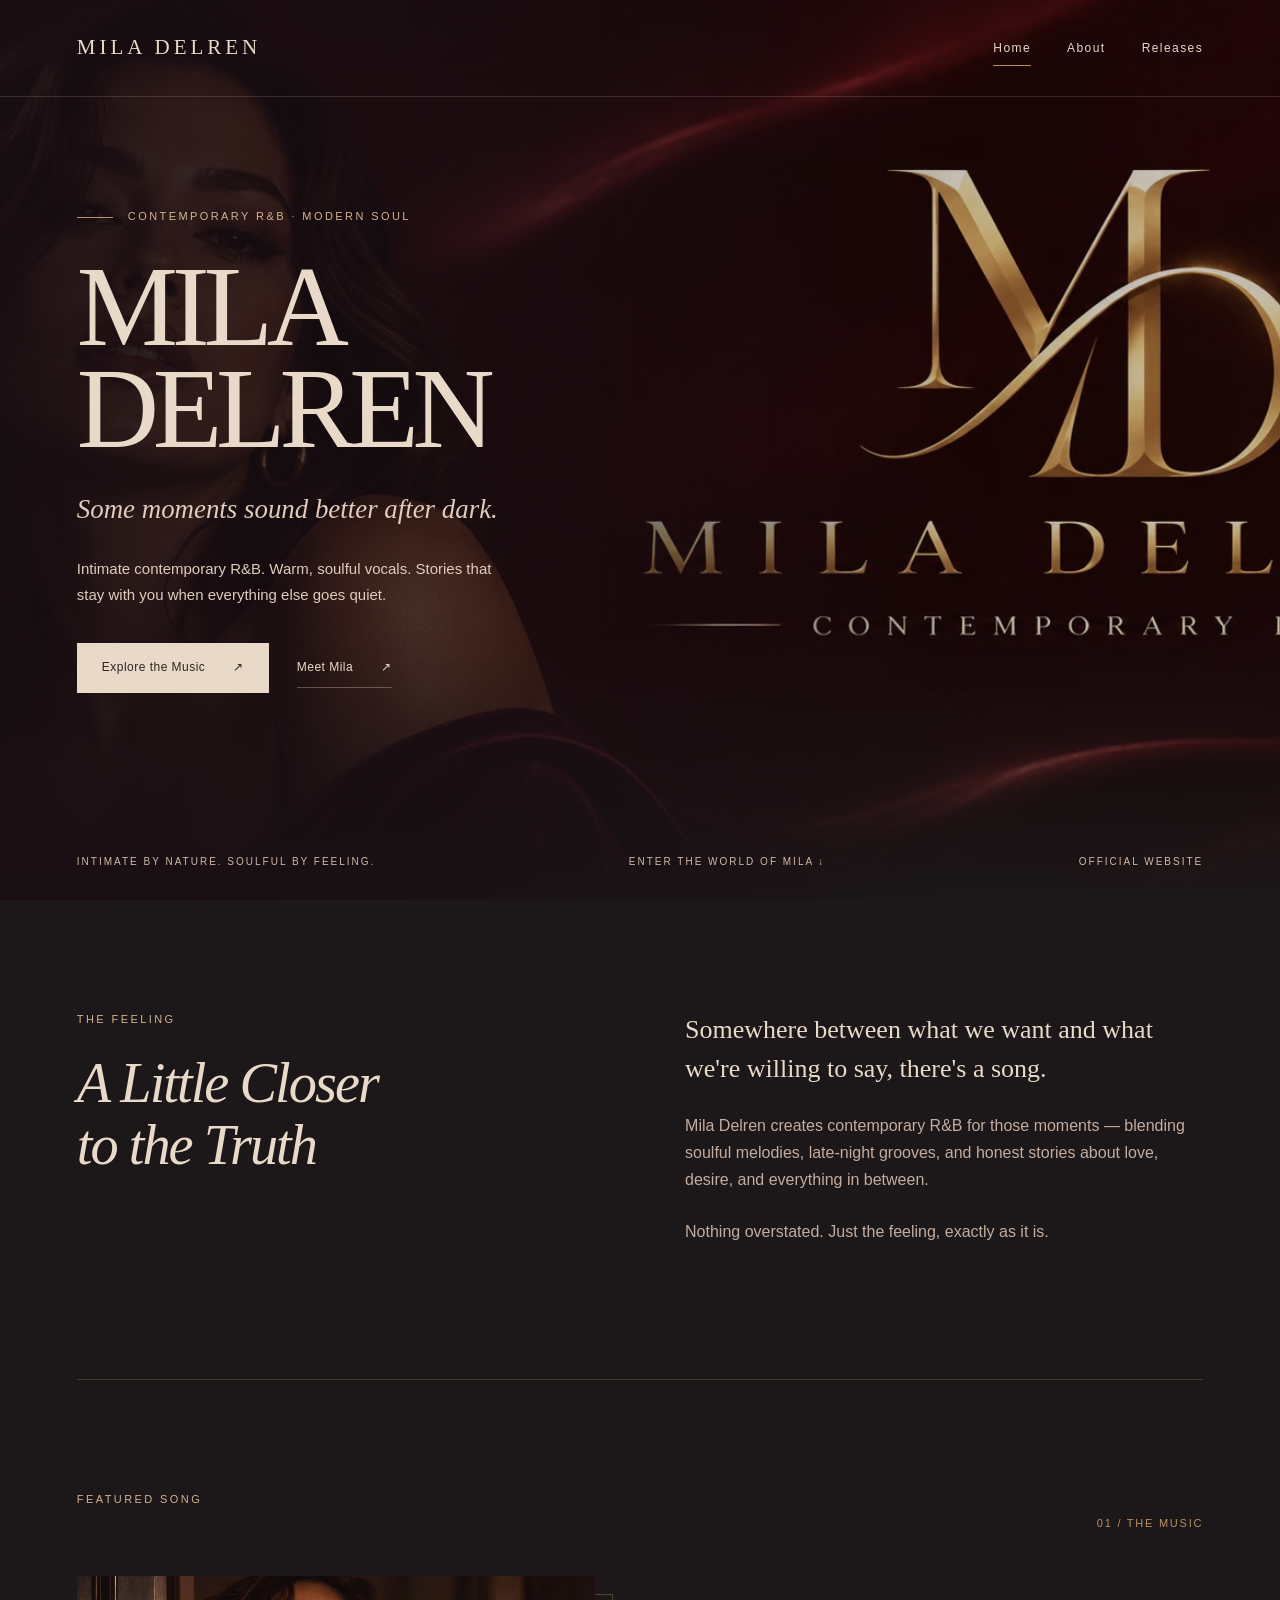
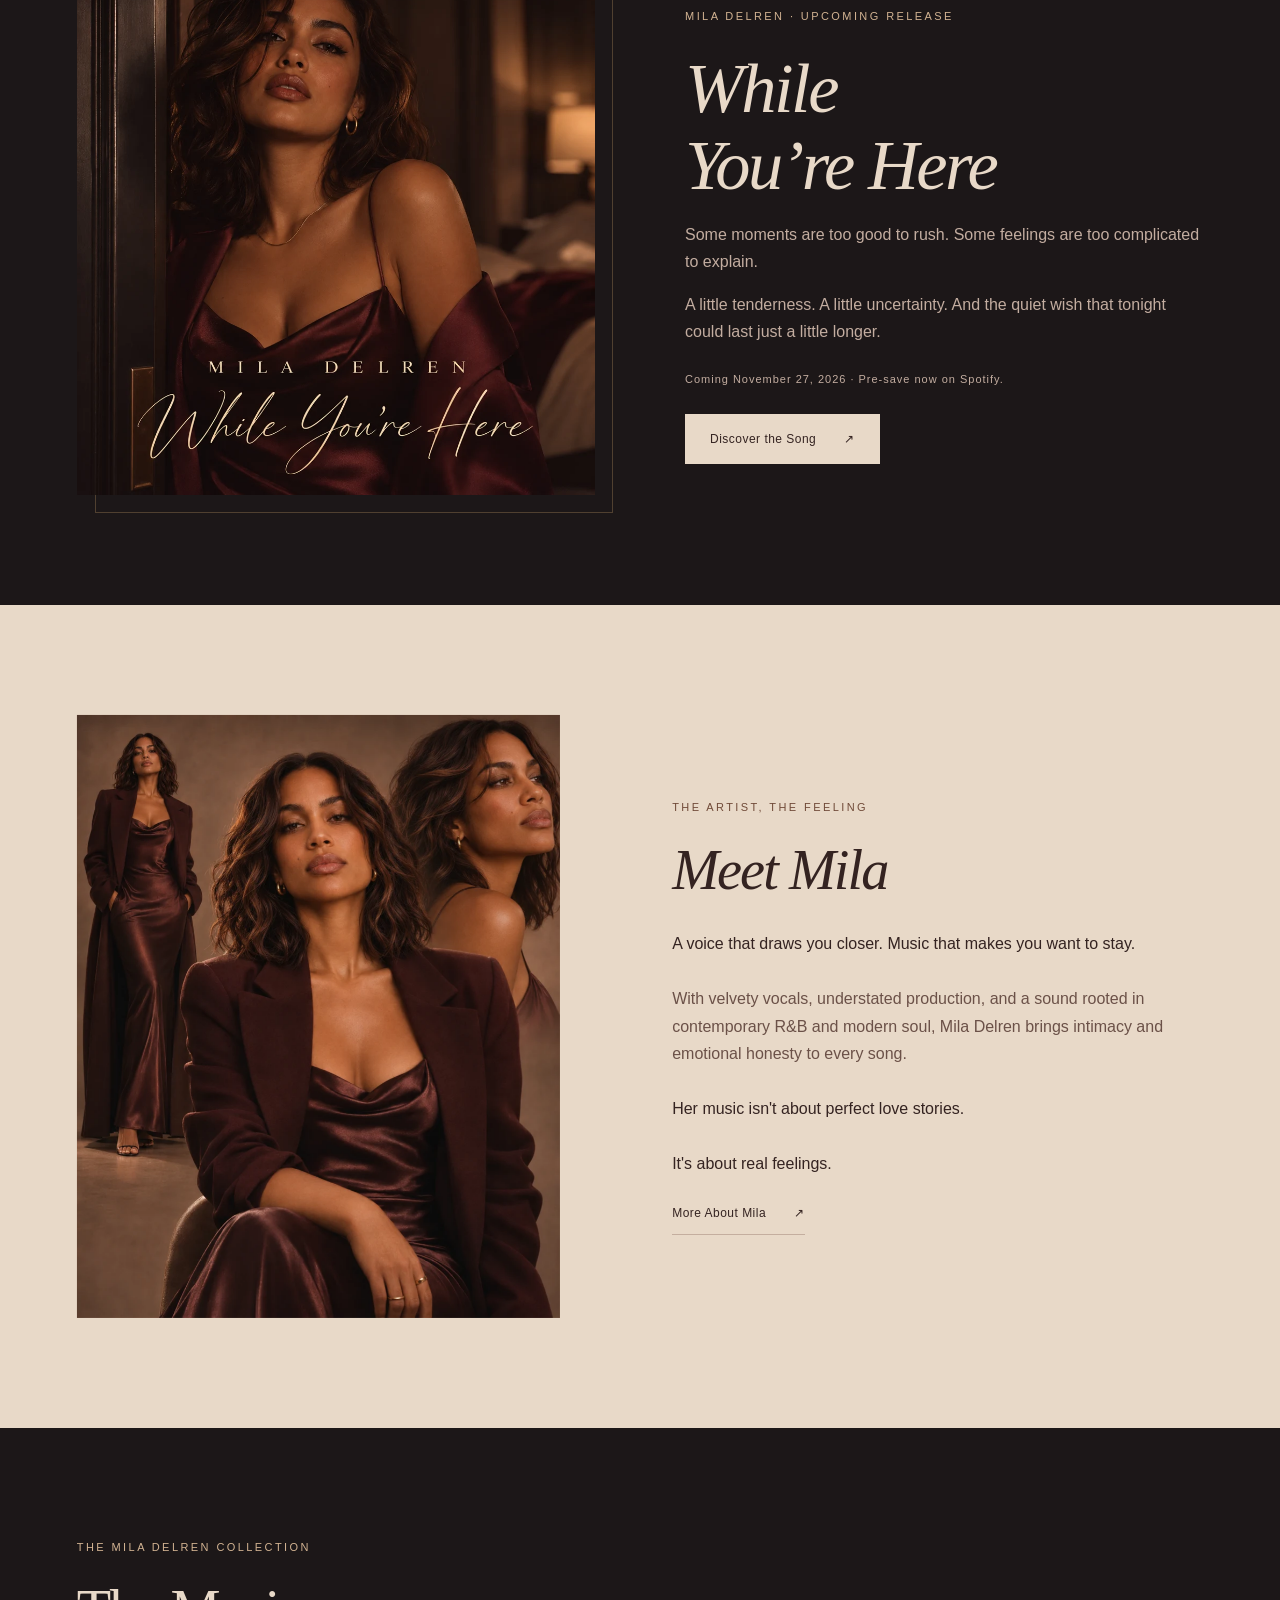
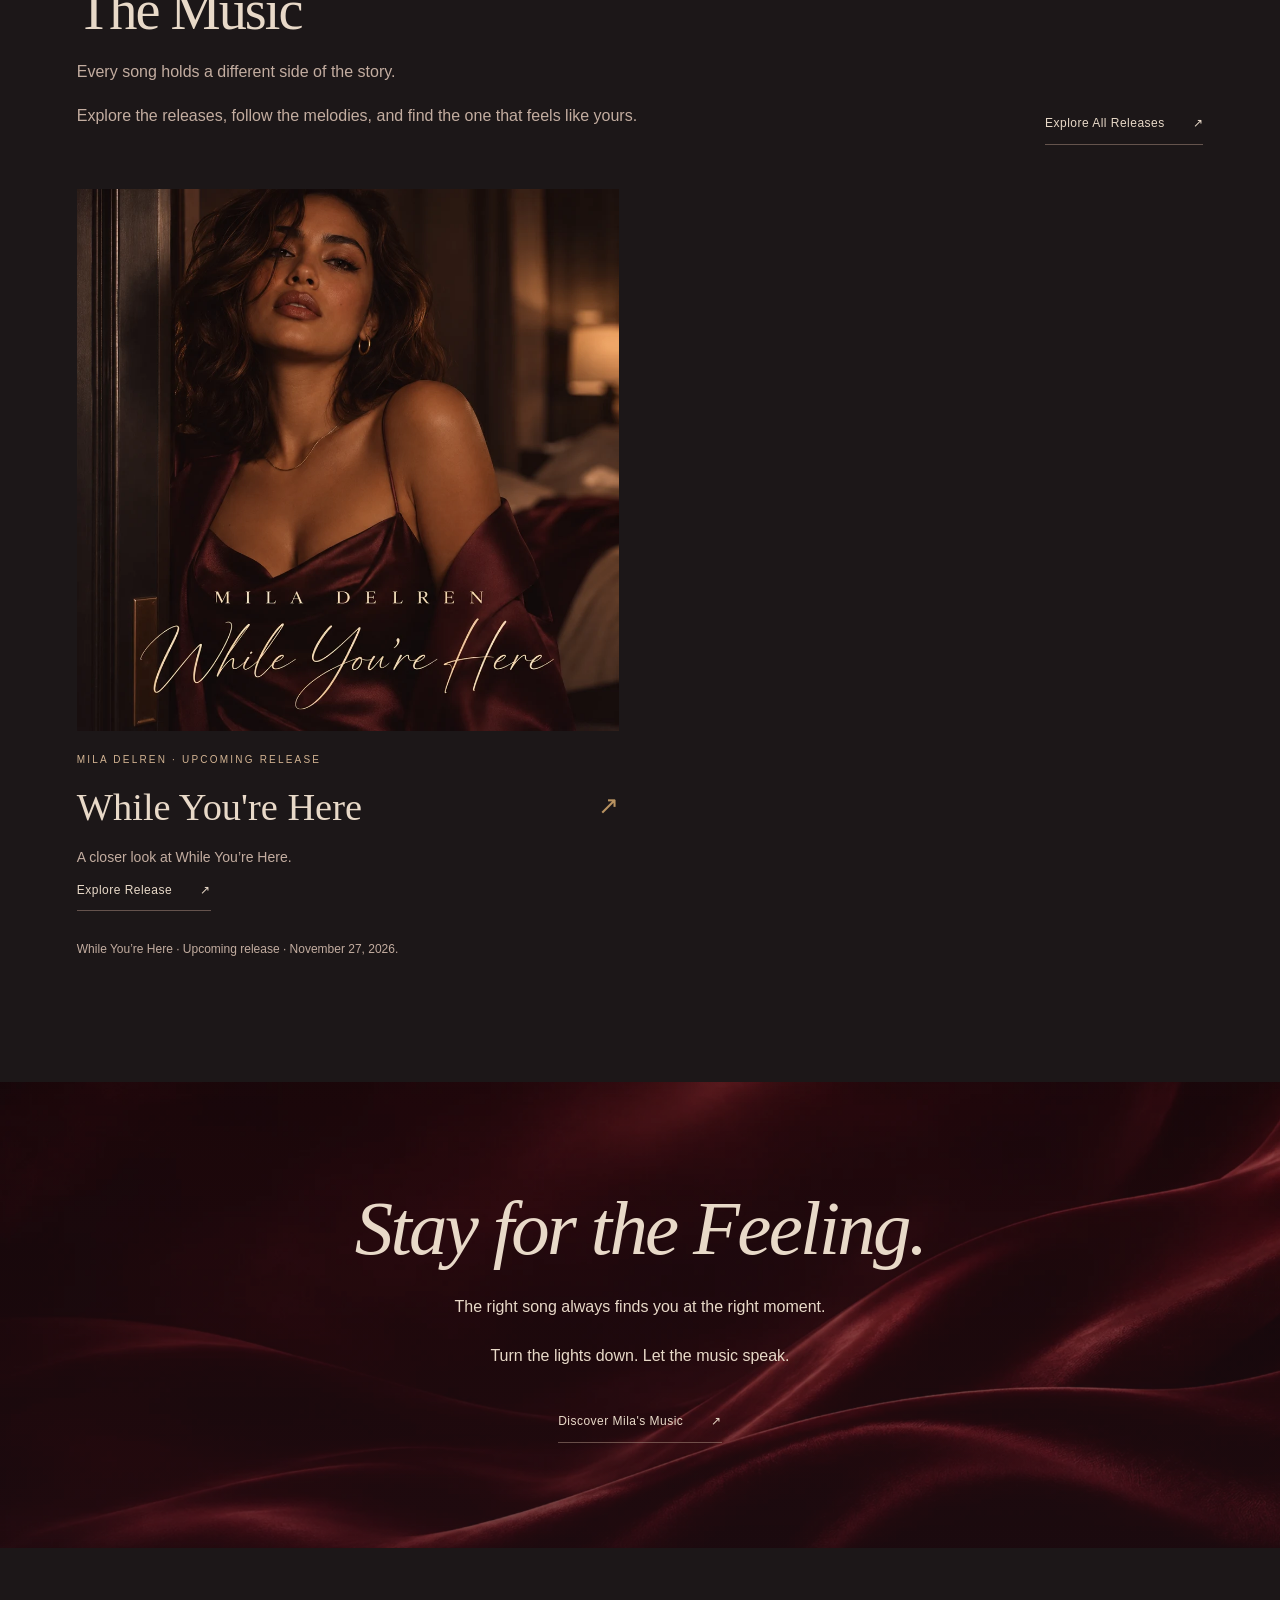
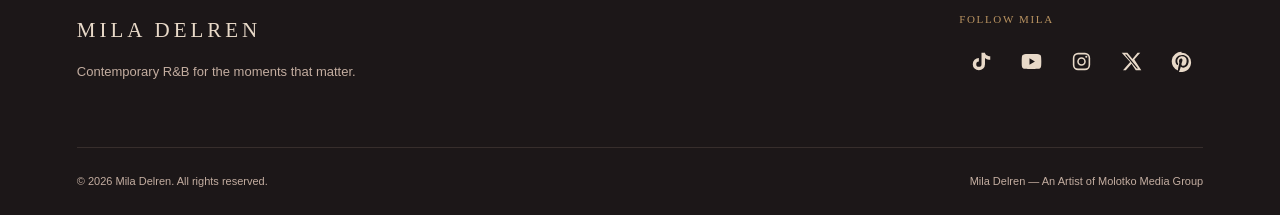
<file: index.html>
<!doctype html>
<html lang="en-US"><head><meta charset="utf-8"><meta name="viewport" content="width=device-width, initial-scale=1"><meta name="robots" content="index, follow, max-image-preview:large"><meta name="theme-color" content="#342321">
<title>Mila Delren | Official Website · Contemporary R&amp;B</title><meta name="description" content="Discover Mila Delren’s intimate contemporary R&amp;B: warm, soulful vocals and honest stories of love and desire. Explore the music and meet the artist.">
<!-- PUBLIC-URL-START --><link rel="canonical" href="https://miladelren.com/"><meta property="og:url" content="https://miladelren.com/"><meta property="og:image" content="https://miladelren.com/assets/images/social.jpg"><meta name="twitter:image" content="https://miladelren.com/assets/images/social.jpg"><!-- PUBLIC-URL-END -->
<meta property="og:title" content="Mila Delren | Official Website · Contemporary R&amp;B"><meta property="og:description" content="Discover Mila Delren’s intimate contemporary R&amp;B: warm, soulful vocals and honest stories of love and desire. Explore the music and meet the artist."><meta property="og:type" content="website"><meta property="og:site_name" content="Mila Delren"><meta property="og:locale" content="en_US"><meta property="og:image:alt" content="Mila Delren wordmark on flowing burgundy satin"><meta name="twitter:image:alt" content="Mila Delren wordmark on flowing burgundy satin"><meta name="twitter:card" content="summary_large_image"><meta name="twitter:title" content="Mila Delren | Official Website · Contemporary R&amp;B"><meta name="twitter:description" content="Discover Mila Delren’s intimate contemporary R&amp;B: warm, soulful vocals and honest stories of love and desire. Explore the music and meet the artist.">
<link rel="icon" type="image/svg+xml" href="/assets/icons/favicon.svg"><link rel="stylesheet" href="/assets/css/styles.css?v=20261118-home-6"><script src="/assets/js/main.js" defer></script>
<script type="application/ld+json">{"@context": "https://schema.org", "@graph": [{"@type": "Person", "@id": "https://miladelren.com/#artist", "name": "Mila Delren", "description": "Contemporary R&B artist.", "sameAs": ["https://www.tiktok.com/@mila.delren", "https://www.youtube.com/@MilaDelren", "https://www.instagram.com/miladelren/", "https://x.com/MilaDelren", "https://www.pinterest.com/MilaDelren/"]}, {"@type": "Organization", "@id": "https://miladelren.com/#label", "name": "Molotko Media Group"}, {"@type": "WebSite", "@id": "https://miladelren.com/#website", "url": "https://miladelren.com/", "name": "Mila Delren Official Website", "inLanguage": "en-US", "about": {"@id": "https://miladelren.com/#artist"}}, {"@type": "WebPage", "@id": "https://miladelren.com/#webpage", "url": "https://miladelren.com/", "name": "Mila Delren | Official Website \u00b7 Contemporary R&B", "description": "Discover Mila Delren\u2019s intimate contemporary R&B: warm, soulful vocals and honest stories of love and desire. Explore the music and meet the artist.", "isPartOf": {"@id": "https://miladelren.com/#website"}, "about": {"@id": "https://miladelren.com/#artist"}, "inLanguage": "en-US"}]}</script><!-- Google Tag Manager -->
<script async src="https://www.googletagmanager.com/gtm.js?id=GTM-N5C9SHR5"></script>
<script>
  window.dataLayer = window.dataLayer || [];
  function gtag(){dataLayer.push(arguments);}
  gtag('js', new Date());
</script>
<meta name="msvalidate.01" content="C53BC8A722B4CA1189AC6621F218E578" />
</head><body>
<a href="#main" class="skip">Skip to content</a><header class="header"><div class="wrap header-inner"><a class="wordmark" href="/" aria-label="Mila Delren home">MILA DELREN</a><button class="menu-toggle" type="button" aria-controls="navigation" aria-expanded="false">Menu +</button><nav id="navigation" class="nav" aria-label="Main navigation"><a href="/" aria-current="page">Home</a><a href="/about/">About</a><a href="/releases/">Releases</a></nav></div></header>
<main id="main">
<section class="hero"><img class="hero-image" src="/assets/images/hero.webp" alt="Mila Delren against flowing burgundy satin with her original gold MD monogram" width="1916" height="821" fetchpriority="high"><div class="wrap hero-copy"><span class="eyebrow">Contemporary R&amp;B · Modern soul</span><h1>MILA<span>DELREN</span></h1><p class="intro"><em>Some moments sound better after dark.</em></p><p class="hero-description">Intimate contemporary R&amp;B. Warm, soulful vocals. Stories that stay with you when everything else goes quiet.</p><div class="actions"><a class="button" href="/releases/">Explore the Music <span aria-hidden="true">↗</span></a><a class="text-link" href="/about/">Meet Mila <span aria-hidden="true">↗</span></a></div></div><div class="hero-bottom"><span>Intimate by nature. Soulful by feeling.</span><a href="#the-feeling">Enter the world of Mila ↓</a><span>Official website</span></div></section>
<section class="section wrap home-feeling" id="the-feeling"><div class="reveal"><span class="eyebrow">The feeling</span><h2>A Little Closer<br>to the Truth</h2></div><div class="feeling-copy reveal"><p class="feeling-lead">Somewhere between what we want and what we're willing to say, there's a song.</p><p>Mila Delren creates contemporary R&amp;B for those moments — blending soulful melodies, late-night grooves, and honest stories about love, desire, and everything in between.</p><p>Nothing overstated. Just the feeling, exactly as it is.</p></div></section>
<section class="section wrap home-featured" id="featured"><div class="section-head"><span class="eyebrow">Featured Song</span><span class="section-number">01 / THE MUSIC</span></div><div class="featured"><div class="cover-wrap reveal"><img src="/assets/covers/while-youre-here.webp" alt="Cover of Mila Delren’s contemporary R&amp;B single While You&#x27;re Here, featuring her in warm evening light" width="1000" height="1000" loading="lazy" decoding="async"></div><div class="reveal"><span class="eyebrow">Mila Delren · Upcoming release</span><h2>While<br>You’re Here</h2><p class="muted">Some moments are too good to rush. Some feelings are too complicated to explain.</p><p class="muted">A little tenderness. A little uncertainty. And the quiet wish that tonight could last just a little longer.</p><p class="status">Coming <time datetime="2026-11-27">November 27, 2026</time> · Pre-save now on Spotify.</p><a class="button" href="/releases/while-youre-here/">Discover the Song <span aria-hidden="true">↗</span></a></div></div></section>
<section class="section about-strip"><div class="wrap about-grid"><div class="about-art reveal"><img src="/assets/images/editorial.webp" alt="Editorial portraits of Mila Delren wearing burgundy satin" width="1122" height="1402" loading="lazy" decoding="async"></div><div class="reveal"><span class="eyebrow">The artist, the feeling</span><h2>Meet Mila</h2><p>A voice that draws you closer. Music that makes you want to stay.</p><p class="muted">With velvety vocals, understated production, and a sound rooted in contemporary R&amp;B and modern soul, Mila Delren brings intimacy and emotional honesty to every song.</p><p>Her music isn't about perfect love stories.</p><p>It's about real feelings.</p><a class="text-link" href="/about/">More About Mila <span aria-hidden="true">↗</span></a></div></div></section>
<section class="section wrap"><div class="section-head"><div><span class="eyebrow">The Mila Delren collection</span><h2>The Music</h2><p class="muted">Every song holds a different side of the story.</p><p class="muted">Explore the releases, follow the melodies, and find the one that feels like yours.</p></div><a class="text-link" href="/releases/">Explore All Releases <span aria-hidden="true">↗</span></a></div><div class="cards"><article class="card reveal" style="--delay:0ms"><a href="/releases/while-youre-here/" aria-label="Explore While You're Here"><div class="card-art"><img src="/assets/covers/while-youre-here.webp" alt="Cover of Mila Delren’s contemporary R&amp;B single While You&#x27;re Here, featuring her in warm evening light" width="1000" height="1000" class="" loading="lazy" decoding="async"></div><span class="eyebrow">Mila Delren · Upcoming release</span><div class="card-meta"><h3>While You're Here</h3><span class="arrow" aria-hidden="true">↗</span></div></a><p>A closer look at While You’re Here.</p><a class="text-link" href="/releases/while-youre-here/">Explore Release <span aria-hidden="true">↗</span></a></article></div><p class="quiet-note">While You’re Here · Upcoming release · November 27, 2026.</p></section>
<section class="closing"><h2>Stay for the Feeling.</h2><p>The right song always finds you at the right moment.</p><p>Turn the lights down. Let the music speak.</p><a class="text-link" href="/releases/">Discover Mila's Music <span aria-hidden="true">↗</span></a></section>
</main>
<footer class="footer"><div class="wrap"><div class="footer-top"><div class="footer-brand"><a class="wordmark" href="/">MILA DELREN</a><p>Contemporary R&amp;B for the moments that matter.</p></div><div><h2 class="footer-title">Follow Mila</h2><div class="social-links" aria-label="Mila Delren social profiles"><a class="social" href="https://www.tiktok.com/@mila.delren" target="_blank" rel="noopener noreferrer" aria-label="Mila Delren on TikTok (opens in a new tab)" title="TikTok"><svg viewBox="0 0 24 24" aria-hidden="true" focusable="false"><path d="M16 2h-4v13a3 3 0 1 1-3-3V8a7 7 0 1 0 7 7V8c2 2 4 2 6 2V6c-3 0-6-2-6-4Z"/></svg></a><a class="social" href="https://www.youtube.com/@MilaDelren" target="_blank" rel="noopener noreferrer" aria-label="Mila Delren on YouTube (opens in a new tab)" title="YouTube"><svg viewBox="0 0 24 24" aria-hidden="true" focusable="false"><path d="M23 7s-.2-1.7-.9-2.4c-.9-.9-1.9-.9-2.3-1C16.6 3.4 12 3.4 12 3.4s-4.6 0-7.8.2c-.4.1-1.4.1-2.3 1C1.2 5.3 1 7 1 7S.8 9 .8 11v2c0 2 .2 4 .2 4s.2 1.7.9 2.4c.9.9 2.1.9 2.6 1 1.9.2 7.5.2 7.5.2s4.6 0 7.8-.2c.4-.1 1.4-.1 2.3-1 .7-.7.9-2.4.9-2.4s.2-2 .2-4v-2c0-2-.2-4-.2-4ZM9.7 15.6V8.4l6.2 3.6-6.2 3.6Z"/></svg></a><a class="social" href="https://www.instagram.com/miladelren/" target="_blank" rel="noopener noreferrer" aria-label="Mila Delren on Instagram (opens in a new tab)" title="Instagram"><svg viewBox="0 0 24 24" aria-hidden="true" focusable="false"><rect x="3" y="3" width="18" height="18" rx="5" fill="none" stroke="currentColor" stroke-width="1.8"/><circle cx="12" cy="12" r="4" fill="none" stroke="currentColor" stroke-width="1.8"/><circle cx="17.5" cy="6.5" r="1.2"/></svg></a><a class="social" href="https://x.com/MilaDelren" target="_blank" rel="noopener noreferrer" aria-label="Mila Delren on X (opens in a new tab)" title="X"><svg viewBox="0 0 24 24" aria-hidden="true" focusable="false"><path d="M18.9 2H22l-6.8 7.8L23.2 22h-6.3L12 14.6 5.5 22H2.3l8.2-9.4L.8 2h6.5l5.8 7.1L18.9 2ZM17.8 20h1.7L6.3 3.9H4.5L17.8 20Z"/></svg></a><a class="social" href="https://www.pinterest.com/MilaDelren/" target="_blank" rel="noopener noreferrer" aria-label="Mila Delren on Pinterest (opens in a new tab)" title="Pinterest"><svg viewBox="0 0 24 24" aria-hidden="true" focusable="false"><path d="M12 1a11 11 0 0 0-4 21.3c0-.9 0-2 .2-3l1.4-5.9s-.4-.7-.4-1.8c0-1.7 1-3 2.3-3 1.1 0 1.6.8 1.6 1.8 0 1.1-.7 2.7-1.1 4.2-.3 1.3.6 2.3 1.9 2.3 2.3 0 4-2.4 4-5.8 0-3-2.1-5-5.1-5-3.5 0-5.6 2.6-5.6 5.3 0 1.1.4 2.3.9 2.9.1.1.1.3.1.5l-.3 1.1c0 .2-.2.3-.5.2-1.4-.7-2.3-2.7-2.3-4.4 0-3.6 2.7-7 7.8-7 4.1 0 7.3 2.9 7.3 6.8 0 4.1-2.6 7.5-6.2 7.5-1.2 0-2.4-.7-2.8-1.4l-.8 3c-.3 1.1-1 2.2-1.4 3a11 11 0 1 0 3-21.6Z"/></svg></a></div></div></div><div class="footer-bottom"><span>© <span data-year>2026</span> Mila Delren. All rights reserved.</span><span>Mila Delren — An Artist of Molotko Media Group</span></div></div></footer></body></html>
</file>
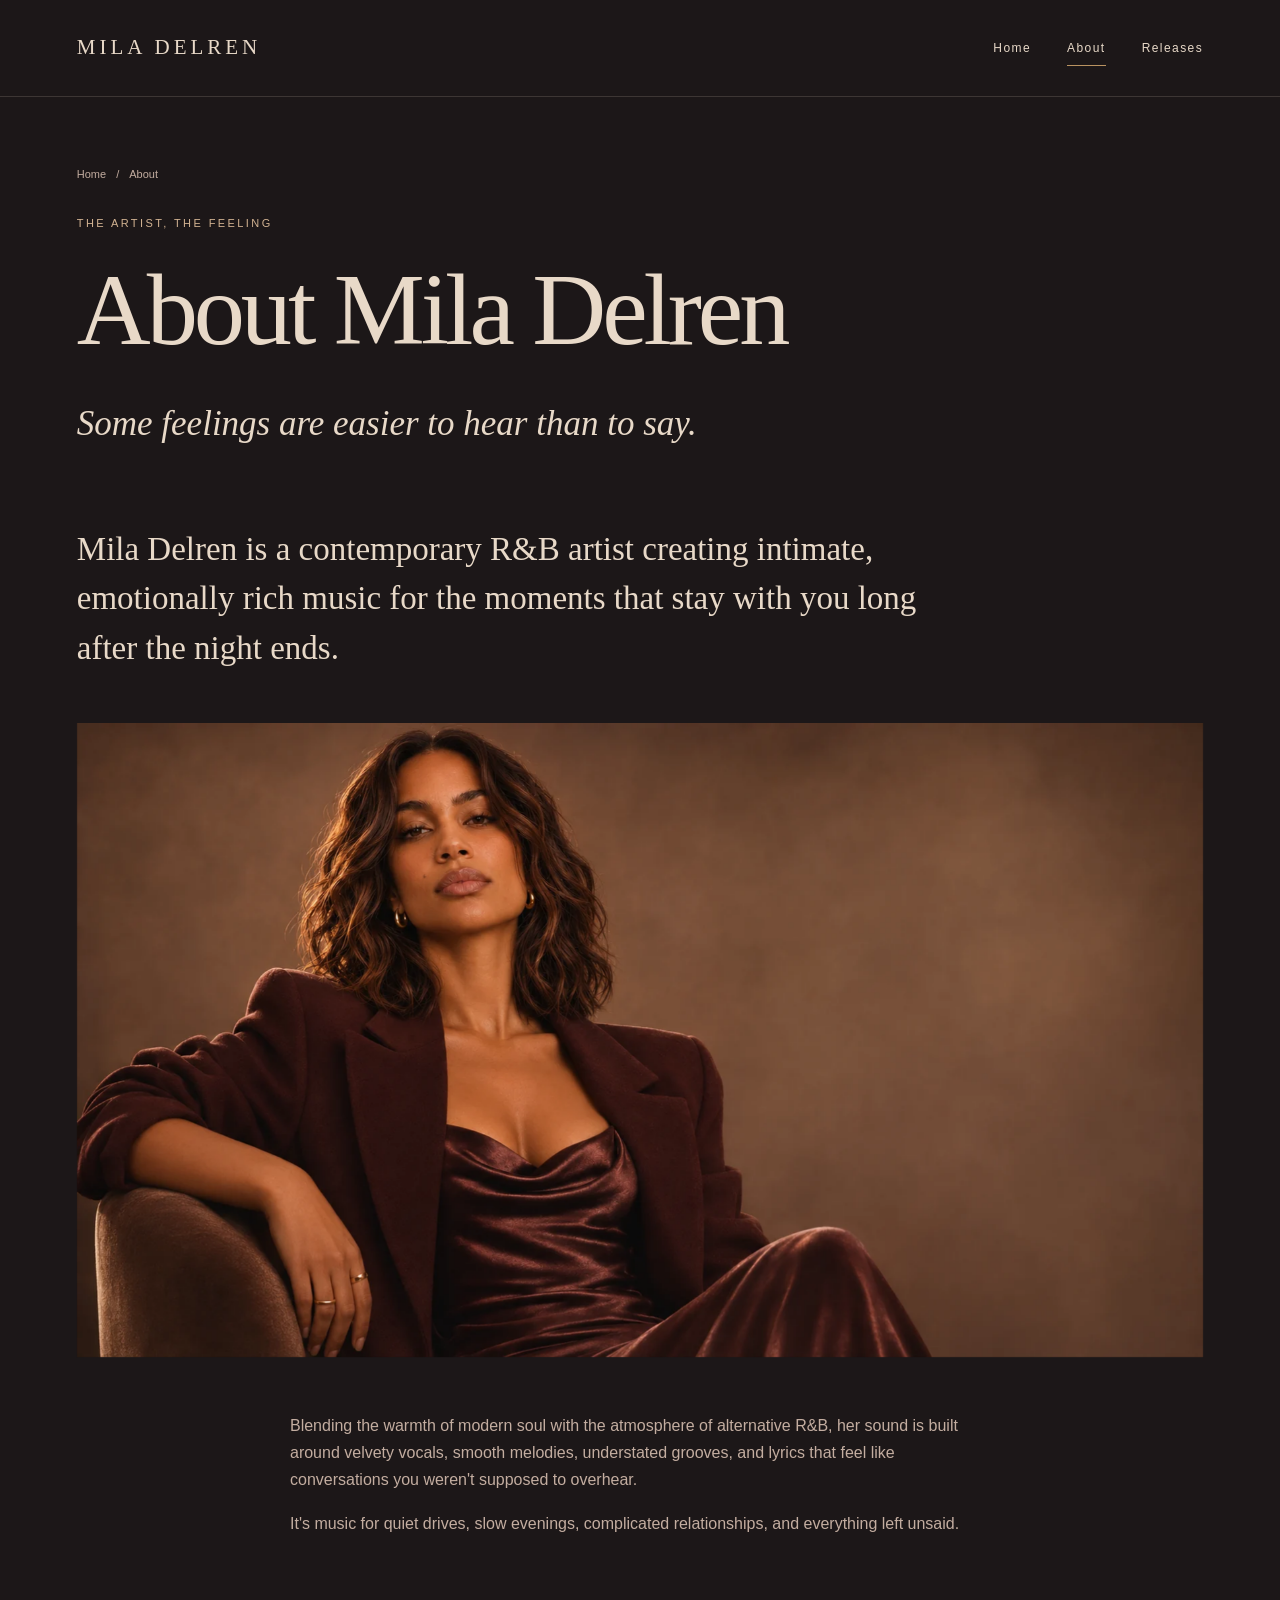
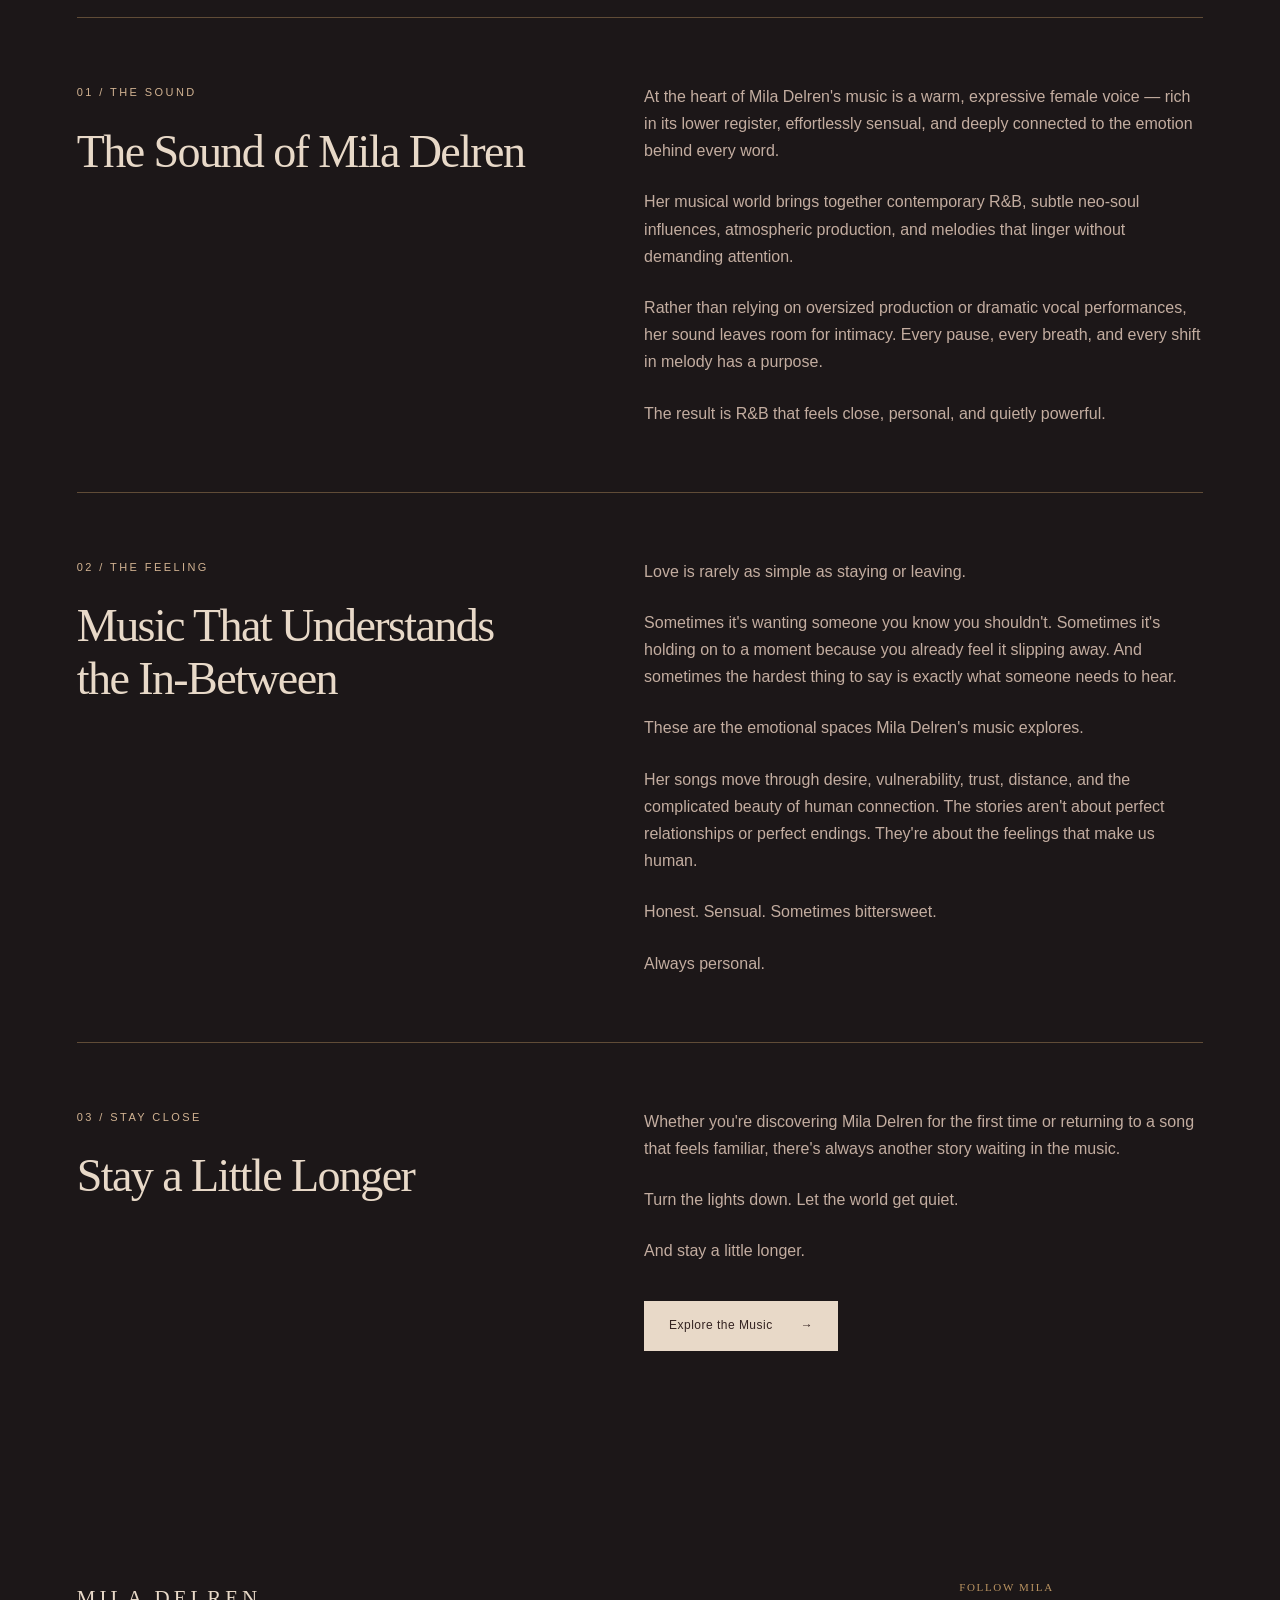
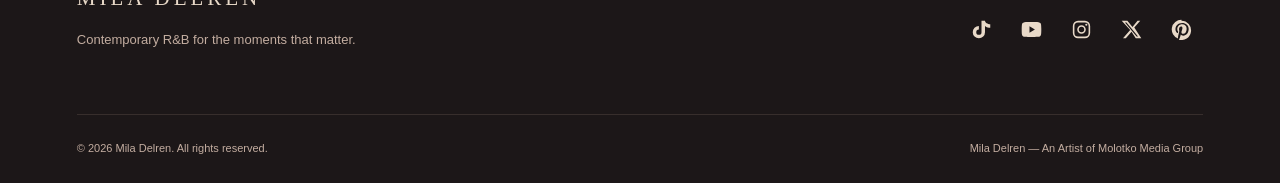
<file: about/index.html>
<!doctype html>
<html lang="en-US"><head><meta charset="utf-8"><meta name="viewport" content="width=device-width, initial-scale=1"><meta name="robots" content="index, follow, max-image-preview:large"><meta name="theme-color" content="#342321">
<title>About Mila Delren | Contemporary R&amp;B Artist</title><meta name="description" content="Meet Mila Delren, a contemporary R&amp;B artist blending soulful vocals, intimate storytelling, and late-night R&amp;B. Discover her sound, music, and latest releases.">
<!-- PUBLIC-URL-START --><link rel="canonical" href="https://miladelren.com/about/"><meta property="og:url" content="https://miladelren.com/about/"><meta property="og:image" content="https://miladelren.com/assets/images/social.jpg"><meta name="twitter:image" content="https://miladelren.com/assets/images/social.jpg"><!-- PUBLIC-URL-END -->
<meta property="og:title" content="About Mila Delren | Contemporary R&amp;B Artist"><meta property="og:description" content="Meet Mila Delren, a contemporary R&amp;B artist blending soulful vocals, intimate storytelling, and late-night R&amp;B. Discover her sound, music, and latest releases."><meta property="og:type" content="website"><meta property="og:site_name" content="Mila Delren"><meta property="og:locale" content="en_US"><meta property="og:image:alt" content="Mila Delren wordmark on flowing burgundy satin"><meta name="twitter:image:alt" content="Mila Delren wordmark on flowing burgundy satin"><meta name="twitter:card" content="summary_large_image"><meta name="twitter:title" content="About Mila Delren | Contemporary R&amp;B Artist"><meta name="twitter:description" content="Meet Mila Delren, a contemporary R&amp;B artist blending soulful vocals, intimate storytelling, and late-night R&amp;B. Discover her sound, music, and latest releases.">
<link rel="icon" type="image/svg+xml" href="/assets/icons/favicon.svg"><link rel="stylesheet" href="/assets/css/styles.css?v=20261118-about-wide-8"><script src="/assets/js/main.js" defer></script>
<script type="application/ld+json">{"@context": "https://schema.org", "@graph": [{"@type": "Person", "@id": "https://miladelren.com/#artist", "name": "Mila Delren", "description": "Contemporary R&B artist.", "sameAs": ["https://www.tiktok.com/@mila.delren", "https://www.youtube.com/@MilaDelren", "https://www.instagram.com/miladelren/", "https://x.com/MilaDelren", "https://www.pinterest.com/MilaDelren/"]}, {"@type": "Organization", "@id": "https://miladelren.com/#label", "name": "Molotko Media Group"}, {"@type": "WebSite", "@id": "https://miladelren.com/#website", "url": "https://miladelren.com/", "name": "Mila Delren Official Website", "inLanguage": "en-US", "about": {"@id": "https://miladelren.com/#artist"}}, {"@type": "AboutPage", "@id": "https://miladelren.com/about/#webpage", "url": "https://miladelren.com/about/", "name": "About Mila Delren | Contemporary R&B Artist", "description": "Meet Mila Delren, a contemporary R&B artist blending soulful vocals, intimate storytelling, and late-night R&B. Discover her sound, music, and latest releases.", "isPartOf": {"@id": "https://miladelren.com/#website"}, "about": {"@id": "https://miladelren.com/#artist"}, "inLanguage": "en-US", "breadcrumb": {"@id": "https://miladelren.com/about/#breadcrumb"}}, {"@type": "BreadcrumbList", "@id": "https://miladelren.com/about/#breadcrumb", "itemListElement": [{"@type": "ListItem", "position": 1, "name": "Home", "item": "https://miladelren.com/"}, {"@type": "ListItem", "position": 2, "name": "About Mila Delren", "item": "https://miladelren.com/about/"}]}]}</script><!-- Google Tag Manager -->
<script async src="https://www.googletagmanager.com/gtm.js?id=GTM-N5C9SHR5"></script>
<script>
  window.dataLayer = window.dataLayer || [];
  function gtag(){dataLayer.push(arguments);}
  gtag('js', new Date());
</script>
<meta name="msvalidate.01" content="C53BC8A722B4CA1189AC6621F218E578" />
</head><body>
<a href="#main" class="skip">Skip to content</a><header class="header"><div class="wrap header-inner"><a class="wordmark" href="/" aria-label="Mila Delren home">MILA DELREN</a><button class="menu-toggle" type="button" aria-controls="navigation" aria-expanded="false">Menu +</button><nav id="navigation" class="nav" aria-label="Main navigation"><a href="/">Home</a><a href="/about/" aria-current="page">About</a><a href="/releases/">Releases</a></nav></div></header>
<main id="main" class="about-page">
<div class="wrap page-intro"><nav class="breadcrumb" aria-label="Breadcrumb"><a href="/">Home</a><span aria-hidden="true">/</span><span aria-current="page">About</span></nav><span class="eyebrow">The artist, the feeling</span><h1>About Mila Delren</h1><p class="about-tagline"><em>Some feelings are easier to hear than to say.</em></p></div>
<article class="wrap about-editorial" aria-label="Mila Delren’s artistic world">
<p class="about-opening">Mila Delren is a contemporary R&amp;B artist creating intimate, emotionally rich music for the moments that stay with you long after the night ends.</p>
<figure class="about-portrait reveal"><img src="/assets/images/about.webp" alt="Mila Delren seated in a burgundy blazer and satin dress against a warm brown backdrop" width="1672" height="941" loading="lazy" decoding="async"></figure>
<div class="about-introduction"><p>Blending the warmth of modern soul with the atmosphere of alternative R&amp;B, her sound is built around velvety vocals, smooth melodies, understated grooves, and lyrics that feel like conversations you weren't supposed to overhear.</p><p>It's music for quiet drives, slow evenings, complicated relationships, and everything left unsaid.</p></div>
<section class="about-chapter reveal" aria-labelledby="the-sound"><div><span class="eyebrow">01 / The sound</span><h2 id="the-sound">The Sound of Mila Delren</h2></div><div class="chapter-copy"><p>At the heart of Mila Delren's music is a warm, expressive female voice — rich in its lower register, effortlessly sensual, and deeply connected to the emotion behind every word.</p><p>Her musical world brings together contemporary R&amp;B, subtle neo-soul influences, atmospheric production, and melodies that linger without demanding attention.</p><p>Rather than relying on oversized production or dramatic vocal performances, her sound leaves room for intimacy. Every pause, every breath, and every shift in melody has a purpose.</p><p>The result is R&amp;B that feels close, personal, and quietly powerful.</p></div></section>
<section class="about-chapter reveal" aria-labelledby="in-between"><div><span class="eyebrow">02 / The feeling</span><h2 id="in-between">Music That Understands the In-Between</h2></div><div class="chapter-copy"><p>Love is rarely as simple as staying or leaving.</p><p>Sometimes it's wanting someone you know you shouldn't. Sometimes it's holding on to a moment because you already feel it slipping away. And sometimes the hardest thing to say is exactly what someone needs to hear.</p><p>These are the emotional spaces Mila Delren's music explores.</p><p>Her songs move through desire, vulnerability, trust, distance, and the complicated beauty of human connection. The stories aren't about perfect relationships or perfect endings. They're about the feelings that make us human.</p><p>Honest. Sensual. Sometimes bittersweet.</p><p>Always personal.</p></div></section>
<section class="about-chapter about-invitation reveal" aria-labelledby="stay-longer"><div><span class="eyebrow">03 / Stay close</span><h2 id="stay-longer">Stay a Little Longer</h2></div><div class="chapter-copy"><p>Whether you're discovering Mila Delren for the first time or returning to a song that feels familiar, there's always another story waiting in the music.</p><p>Turn the lights down. Let the world get quiet.</p><p>And stay a little longer.</p><a class="button" href="/releases/">Explore the Music <span aria-hidden="true">→</span></a></div></section>
</article></main>
<footer class="footer"><div class="wrap"><div class="footer-top"><div class="footer-brand"><a class="wordmark" href="/">MILA DELREN</a><p>Contemporary R&amp;B for the moments that matter.</p></div><div><h2 class="footer-title">Follow Mila</h2><div class="social-links" aria-label="Mila Delren social profiles"><a class="social" href="https://www.tiktok.com/@mila.delren" target="_blank" rel="noopener noreferrer" aria-label="Mila Delren on TikTok (opens in a new tab)" title="TikTok"><svg viewBox="0 0 24 24" aria-hidden="true" focusable="false"><path d="M16 2h-4v13a3 3 0 1 1-3-3V8a7 7 0 1 0 7 7V8c2 2 4 2 6 2V6c-3 0-6-2-6-4Z"/></svg></a><a class="social" href="https://www.youtube.com/@MilaDelren" target="_blank" rel="noopener noreferrer" aria-label="Mila Delren on YouTube (opens in a new tab)" title="YouTube"><svg viewBox="0 0 24 24" aria-hidden="true" focusable="false"><path d="M23 7s-.2-1.7-.9-2.4c-.9-.9-1.9-.9-2.3-1C16.6 3.4 12 3.4 12 3.4s-4.6 0-7.8.2c-.4.1-1.4.1-2.3 1C1.2 5.3 1 7 1 7S.8 9 .8 11v2c0 2 .2 4 .2 4s.2 1.7.9 2.4c.9.9 2.1.9 2.6 1 1.9.2 7.5.2 7.5.2s4.6 0 7.8-.2c.4-.1 1.4-.1 2.3-1 .7-.7.9-2.4.9-2.4s.2-2 .2-4v-2c0-2-.2-4-.2-4ZM9.7 15.6V8.4l6.2 3.6-6.2 3.6Z"/></svg></a><a class="social" href="https://www.instagram.com/miladelren/" target="_blank" rel="noopener noreferrer" aria-label="Mila Delren on Instagram (opens in a new tab)" title="Instagram"><svg viewBox="0 0 24 24" aria-hidden="true" focusable="false"><rect x="3" y="3" width="18" height="18" rx="5" fill="none" stroke="currentColor" stroke-width="1.8"/><circle cx="12" cy="12" r="4" fill="none" stroke="currentColor" stroke-width="1.8"/><circle cx="17.5" cy="6.5" r="1.2"/></svg></a><a class="social" href="https://x.com/MilaDelren" target="_blank" rel="noopener noreferrer" aria-label="Mila Delren on X (opens in a new tab)" title="X"><svg viewBox="0 0 24 24" aria-hidden="true" focusable="false"><path d="M18.9 2H22l-6.8 7.8L23.2 22h-6.3L12 14.6 5.5 22H2.3l8.2-9.4L.8 2h6.5l5.8 7.1L18.9 2ZM17.8 20h1.7L6.3 3.9H4.5L17.8 20Z"/></svg></a><a class="social" href="https://www.pinterest.com/MilaDelren/" target="_blank" rel="noopener noreferrer" aria-label="Mila Delren on Pinterest (opens in a new tab)" title="Pinterest"><svg viewBox="0 0 24 24" aria-hidden="true" focusable="false"><path d="M12 1a11 11 0 0 0-4 21.3c0-.9 0-2 .2-3l1.4-5.9s-.4-.7-.4-1.8c0-1.7 1-3 2.3-3 1.1 0 1.6.8 1.6 1.8 0 1.1-.7 2.7-1.1 4.2-.3 1.3.6 2.3 1.9 2.3 2.3 0 4-2.4 4-5.8 0-3-2.1-5-5.1-5-3.5 0-5.6 2.6-5.6 5.3 0 1.1.4 2.3.9 2.9.1.1.1.3.1.5l-.3 1.1c0 .2-.2.3-.5.2-1.4-.7-2.3-2.7-2.3-4.4 0-3.6 2.7-7 7.8-7 4.1 0 7.3 2.9 7.3 6.8 0 4.1-2.6 7.5-6.2 7.5-1.2 0-2.4-.7-2.8-1.4l-.8 3c-.3 1.1-1 2.2-1.4 3a11 11 0 1 0 3-21.6Z"/></svg></a></div></div></div><div class="footer-bottom"><span>© <span data-year>2026</span> Mila Delren. All rights reserved.</span><span>Mila Delren — An Artist of Molotko Media Group</span></div></div></footer></body></html>
</file>
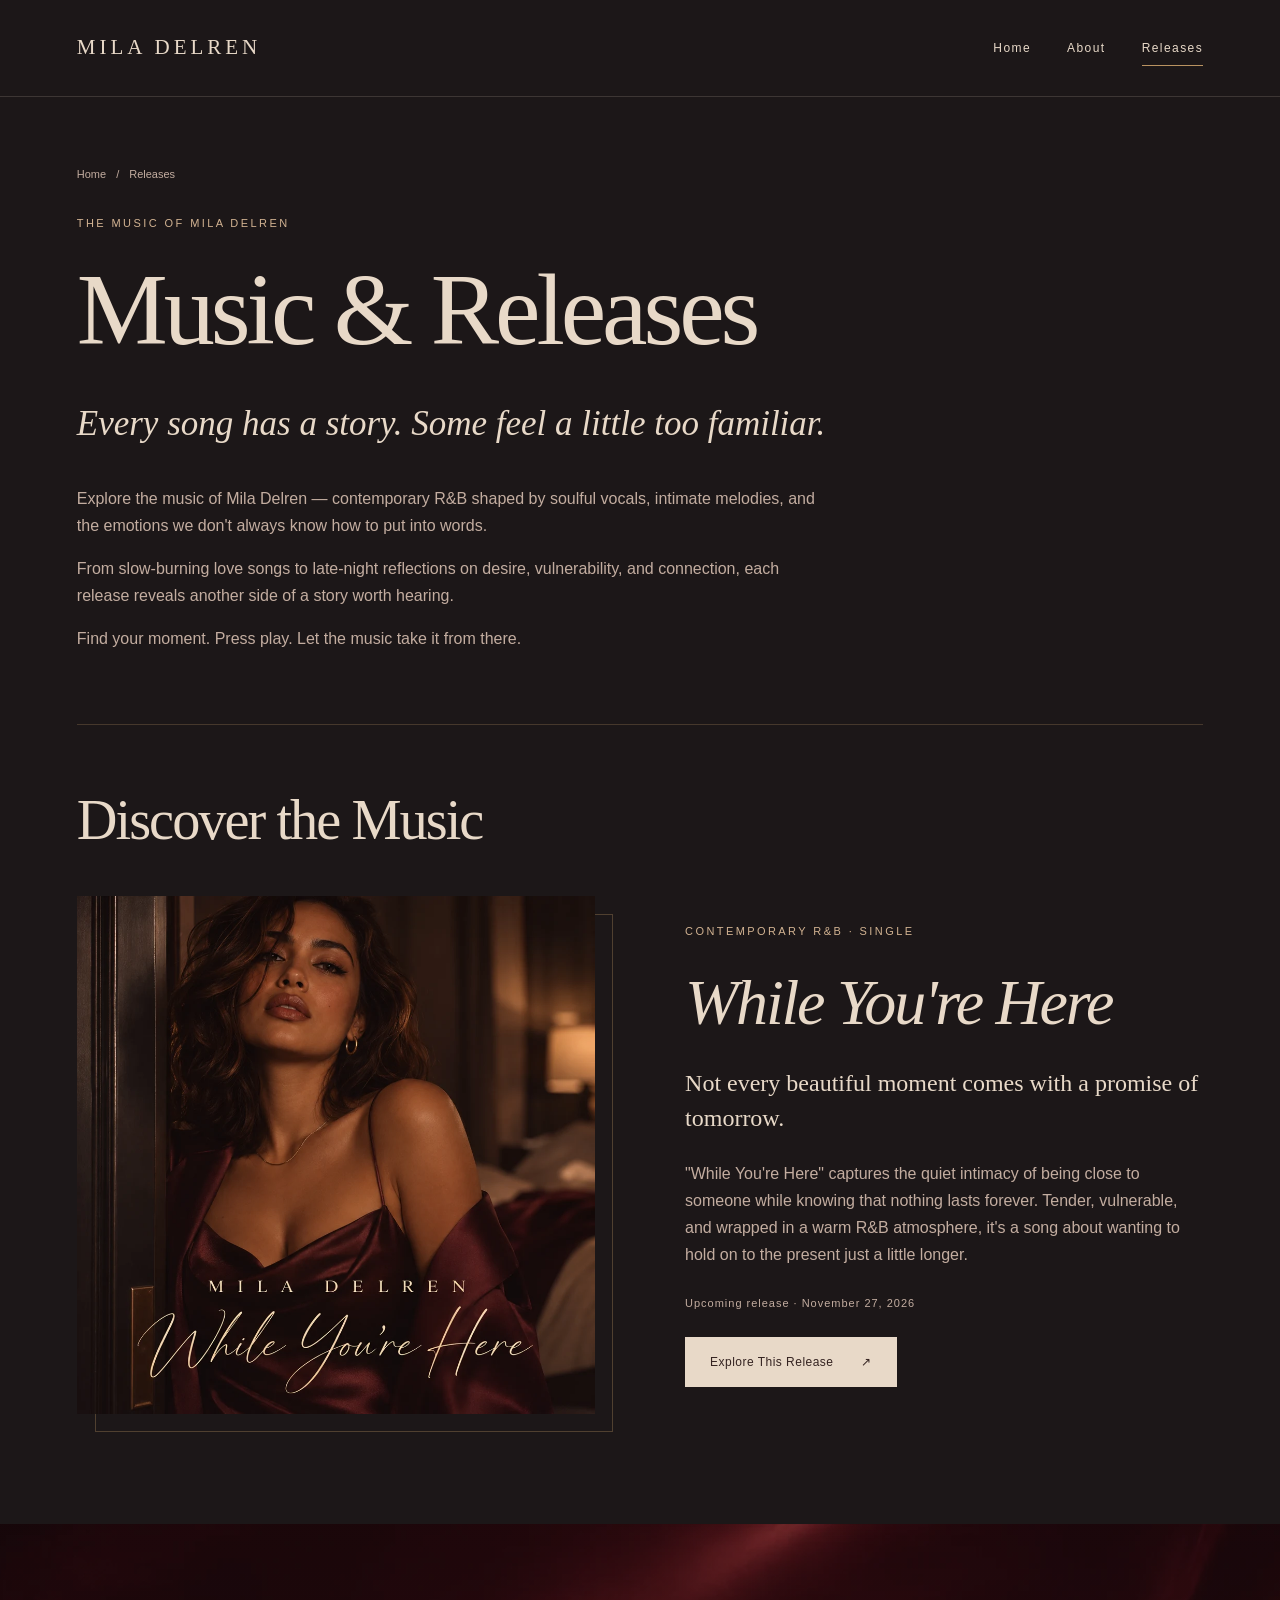
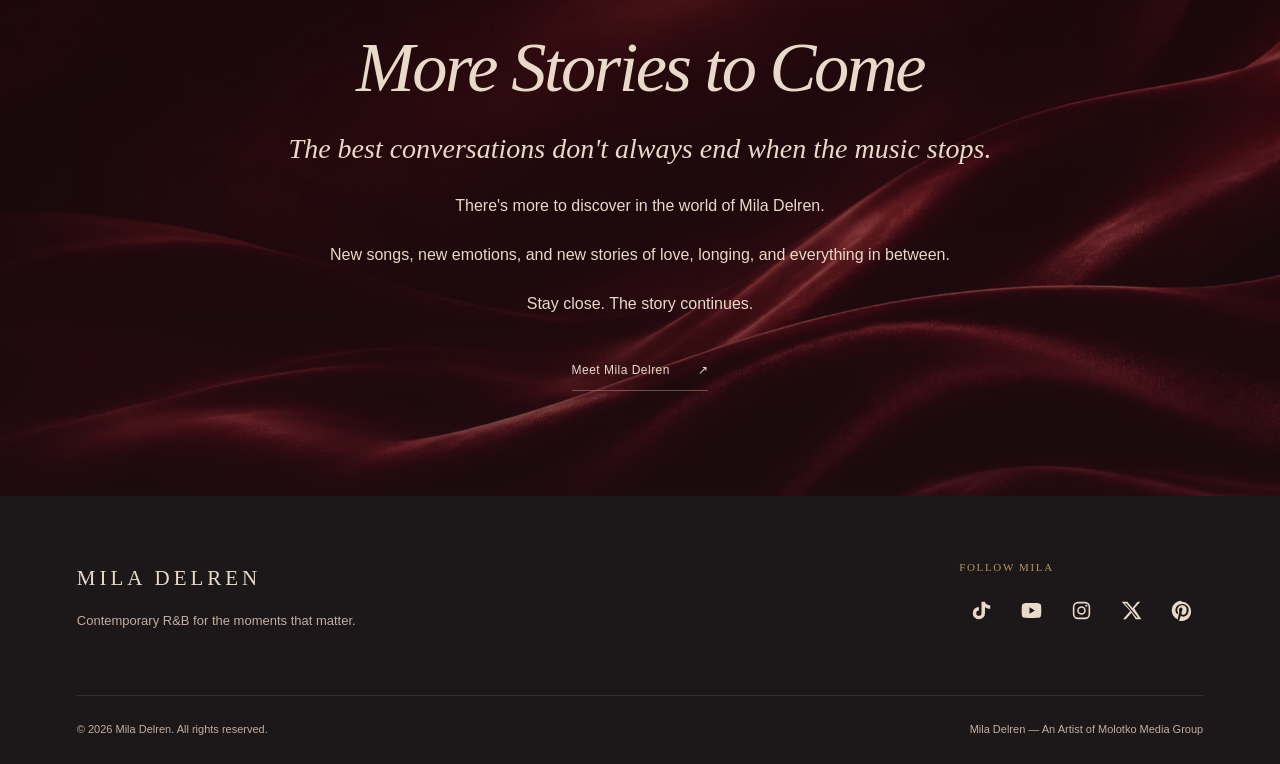
<file: releases/index.html>
<!doctype html>
<html lang="en-US"><head><meta charset="utf-8"><meta name="viewport" content="width=device-width, initial-scale=1"><meta name="robots" content="index, follow, max-image-preview:large"><meta name="theme-color" content="#342321">
<title>Mila Delren Music &amp; Releases | Contemporary R&amp;B</title><meta name="description" content="Explore Mila Delren’s music and releases: soulful contemporary R&amp;B, intimate melodies, and stories of love and connection. Discover While You&#x27;re Here.">
<!-- PUBLIC-URL-START --><link rel="canonical" href="https://miladelren.com/releases/"><meta property="og:url" content="https://miladelren.com/releases/"><meta property="og:image" content="https://miladelren.com/assets/images/social.jpg"><meta name="twitter:image" content="https://miladelren.com/assets/images/social.jpg"><!-- PUBLIC-URL-END -->
<meta property="og:title" content="Mila Delren Music &amp; Releases | Contemporary R&amp;B"><meta property="og:description" content="Explore Mila Delren’s music and releases: soulful contemporary R&amp;B, intimate melodies, and stories of love and connection. Discover While You&#x27;re Here."><meta property="og:type" content="website"><meta property="og:site_name" content="Mila Delren"><meta property="og:locale" content="en_US"><meta property="og:image:alt" content="Mila Delren wordmark on flowing burgundy satin"><meta name="twitter:image:alt" content="Mila Delren wordmark on flowing burgundy satin"><meta name="twitter:card" content="summary_large_image"><meta name="twitter:title" content="Mila Delren Music &amp; Releases | Contemporary R&amp;B"><meta name="twitter:description" content="Explore Mila Delren’s music and releases: soulful contemporary R&amp;B, intimate melodies, and stories of love and connection. Discover While You&#x27;re Here.">
<link rel="icon" type="image/svg+xml" href="/assets/icons/favicon.svg"><link rel="stylesheet" href="/assets/css/styles.css?v=20261118-releases-7"><script src="/assets/js/main.js" defer></script>
<script type="application/ld+json">{"@context": "https://schema.org", "@graph": [{"@type": "Person", "@id": "https://miladelren.com/#artist", "name": "Mila Delren", "description": "Contemporary R&B artist.", "sameAs": ["https://www.tiktok.com/@mila.delren", "https://www.youtube.com/@MilaDelren", "https://www.instagram.com/miladelren/", "https://x.com/MilaDelren", "https://www.pinterest.com/MilaDelren/"]}, {"@type": "Organization", "@id": "https://miladelren.com/#label", "name": "Molotko Media Group"}, {"@type": "WebSite", "@id": "https://miladelren.com/#website", "url": "https://miladelren.com/", "name": "Mila Delren Official Website", "inLanguage": "en-US", "about": {"@id": "https://miladelren.com/#artist"}}, {"@type": "CollectionPage", "@id": "https://miladelren.com/releases/#webpage", "url": "https://miladelren.com/releases/", "name": "Mila Delren Music & Releases | Contemporary R&B", "description": "Explore Mila Delren\u2019s music and releases: soulful contemporary R&B, intimate melodies, and stories of love and connection. Discover While You're Here.", "isPartOf": {"@id": "https://miladelren.com/#website"}, "about": {"@id": "https://miladelren.com/#artist"}, "inLanguage": "en-US", "breadcrumb": {"@id": "https://miladelren.com/releases/#breadcrumb"}}, {"@type": "BreadcrumbList", "@id": "https://miladelren.com/releases/#breadcrumb", "itemListElement": [{"@type": "ListItem", "position": 1, "name": "Home", "item": "https://miladelren.com/"}, {"@type": "ListItem", "position": 2, "name": "Music & Releases", "item": "https://miladelren.com/releases/"}]}]}</script><!-- Google Tag Manager -->
<script async src="https://www.googletagmanager.com/gtm.js?id=GTM-N5C9SHR5"></script>
<script>
  window.dataLayer = window.dataLayer || [];
  function gtag(){dataLayer.push(arguments);}
  gtag('js', new Date());
</script>
<meta name="msvalidate.01" content="C53BC8A722B4CA1189AC6621F218E578" />
</head><body>
<a href="#main" class="skip">Skip to content</a><header class="header"><div class="wrap header-inner"><a class="wordmark" href="/" aria-label="Mila Delren home">MILA DELREN</a><button class="menu-toggle" type="button" aria-controls="navigation" aria-expanded="false">Menu +</button><nav id="navigation" class="nav" aria-label="Main navigation"><a href="/">Home</a><a href="/about/">About</a><a href="/releases/" aria-current="page">Releases</a></nav></div></header>
<main id="main" class="releases-page">
<div class="wrap page-intro"><nav class="breadcrumb" aria-label="Breadcrumb"><a href="/">Home</a><span aria-hidden="true">/</span><span aria-current="page">Releases</span></nav><span class="eyebrow">The music of Mila Delren</span><h1>Music &amp; Releases</h1><p class="releases-tagline"><em>Every song has a story. Some feel a little too familiar.</em></p><div class="releases-intro-copy"><p>Explore the music of Mila Delren — contemporary R&amp;B shaped by soulful vocals, intimate melodies, and the emotions we don't always know how to put into words.</p><p>From slow-burning love songs to late-night reflections on desire, vulnerability, and connection, each release reveals another side of a story worth hearing.</p><p>Find your moment. Press play. Let the music take it from there.</p></div></div>
<section class="wrap section releases-discover" aria-labelledby="discover-music"><div class="section-head"><h2 id="discover-music">Discover the Music</h2></div>
<article class="featured release-catalog-entry"><a class="cover-wrap reveal" href="/releases/while-youre-here/" aria-label="Explore While You're Here by Mila Delren"><img src="/assets/covers/while-youre-here.webp" alt="Cover of Mila Delren’s contemporary R&amp;B single While You're Here, featuring her in warm evening light" width="1000" height="1000" loading="lazy" decoding="async"></a><div class="reveal"><span class="eyebrow">Contemporary R&amp;B · Single</span><h3>While You're Here</h3><p class="release-catalog-lead">Not every beautiful moment comes with a promise of tomorrow.</p><p class="muted">"While You're Here" captures the quiet intimacy of being close to someone while knowing that nothing lasts forever. Tender, vulnerable, and wrapped in a warm R&amp;B atmosphere, it's a song about wanting to hold on to the present just a little longer.</p><p class="status">Upcoming release · <time datetime="2026-11-27">November 27, 2026</time></p><a class="button" href="/releases/while-youre-here/">Explore This Release <span aria-hidden="true">↗</span></a></div></article></section>
<section class="closing releases-closing" aria-labelledby="more-stories"><div class="wrap"><h2 id="more-stories">More Stories to Come</h2><p class="more-stories-tagline"><em>The best conversations don't always end when the music stops.</em></p><p>There's more to discover in the world of Mila Delren.</p><p>New songs, new emotions, and new stories of love, longing, and everything in between.</p><p>Stay close. The story continues.</p><a class="text-link" href="/about/">Meet Mila Delren <span aria-hidden="true">↗</span></a></div></section>
</main>
<footer class="footer"><div class="wrap"><div class="footer-top"><div class="footer-brand"><a class="wordmark" href="/">MILA DELREN</a><p>Contemporary R&amp;B for the moments that matter.</p></div><div><h2 class="footer-title">Follow Mila</h2><div class="social-links" aria-label="Mila Delren social profiles"><a class="social" href="https://www.tiktok.com/@mila.delren" target="_blank" rel="noopener noreferrer" aria-label="Mila Delren on TikTok (opens in a new tab)" title="TikTok"><svg viewBox="0 0 24 24" aria-hidden="true" focusable="false"><path d="M16 2h-4v13a3 3 0 1 1-3-3V8a7 7 0 1 0 7 7V8c2 2 4 2 6 2V6c-3 0-6-2-6-4Z"/></svg></a><a class="social" href="https://www.youtube.com/@MilaDelren" target="_blank" rel="noopener noreferrer" aria-label="Mila Delren on YouTube (opens in a new tab)" title="YouTube"><svg viewBox="0 0 24 24" aria-hidden="true" focusable="false"><path d="M23 7s-.2-1.7-.9-2.4c-.9-.9-1.9-.9-2.3-1C16.6 3.4 12 3.4 12 3.4s-4.6 0-7.8.2c-.4.1-1.4.1-2.3 1C1.2 5.3 1 7 1 7S.8 9 .8 11v2c0 2 .2 4 .2 4s.2 1.7.9 2.4c.9.9 2.1.9 2.6 1 1.9.2 7.5.2 7.5.2s4.6 0 7.8-.2c.4-.1 1.4-.1 2.3-1 .7-.7.9-2.4.9-2.4s.2-2 .2-4v-2c0-2-.2-4-.2-4ZM9.7 15.6V8.4l6.2 3.6-6.2 3.6Z"/></svg></a><a class="social" href="https://www.instagram.com/miladelren/" target="_blank" rel="noopener noreferrer" aria-label="Mila Delren on Instagram (opens in a new tab)" title="Instagram"><svg viewBox="0 0 24 24" aria-hidden="true" focusable="false"><rect x="3" y="3" width="18" height="18" rx="5" fill="none" stroke="currentColor" stroke-width="1.8"/><circle cx="12" cy="12" r="4" fill="none" stroke="currentColor" stroke-width="1.8"/><circle cx="17.5" cy="6.5" r="1.2"/></svg></a><a class="social" href="https://x.com/MilaDelren" target="_blank" rel="noopener noreferrer" aria-label="Mila Delren on X (opens in a new tab)" title="X"><svg viewBox="0 0 24 24" aria-hidden="true" focusable="false"><path d="M18.9 2H22l-6.8 7.8L23.2 22h-6.3L12 14.6 5.5 22H2.3l8.2-9.4L.8 2h6.5l5.8 7.1L18.9 2ZM17.8 20h1.7L6.3 3.9H4.5L17.8 20Z"/></svg></a><a class="social" href="https://www.pinterest.com/MilaDelren/" target="_blank" rel="noopener noreferrer" aria-label="Mila Delren on Pinterest (opens in a new tab)" title="Pinterest"><svg viewBox="0 0 24 24" aria-hidden="true" focusable="false"><path d="M12 1a11 11 0 0 0-4 21.3c0-.9 0-2 .2-3l1.4-5.9s-.4-.7-.4-1.8c0-1.7 1-3 2.3-3 1.1 0 1.6.8 1.6 1.8 0 1.1-.7 2.7-1.1 4.2-.3 1.3.6 2.3 1.9 2.3 2.3 0 4-2.4 4-5.8 0-3-2.1-5-5.1-5-3.5 0-5.6 2.6-5.6 5.3 0 1.1.4 2.3.9 2.9.1.1.1.3.1.5l-.3 1.1c0 .2-.2.3-.5.2-1.4-.7-2.3-2.7-2.3-4.4 0-3.6 2.7-7 7.8-7 4.1 0 7.3 2.9 7.3 6.8 0 4.1-2.6 7.5-6.2 7.5-1.2 0-2.4-.7-2.8-1.4l-.8 3c-.3 1.1-1 2.2-1.4 3a11 11 0 1 0 3-21.6Z"/></svg></a></div></div></div><div class="footer-bottom"><span>© <span data-year>2026</span> Mila Delren. All rights reserved.</span><span>Mila Delren — An Artist of Molotko Media Group</span></div></div></footer></body></html>
</file>
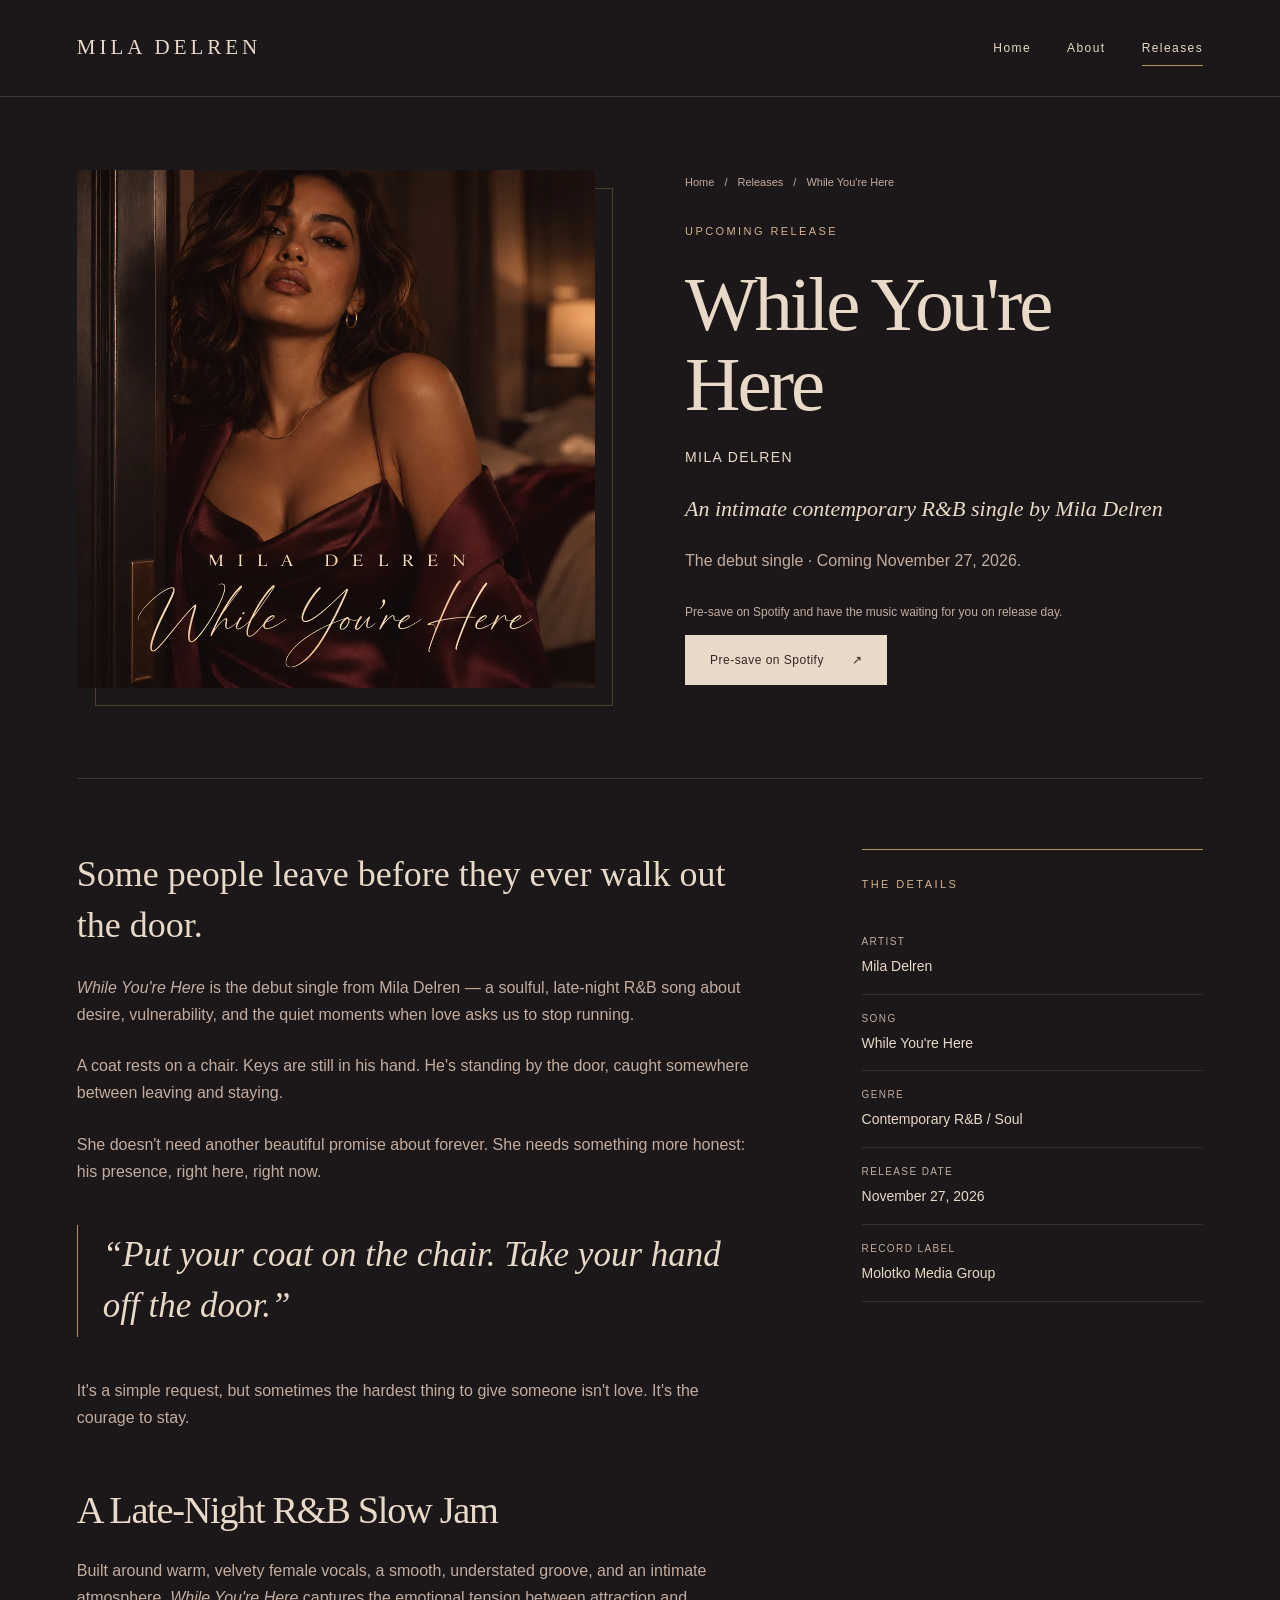
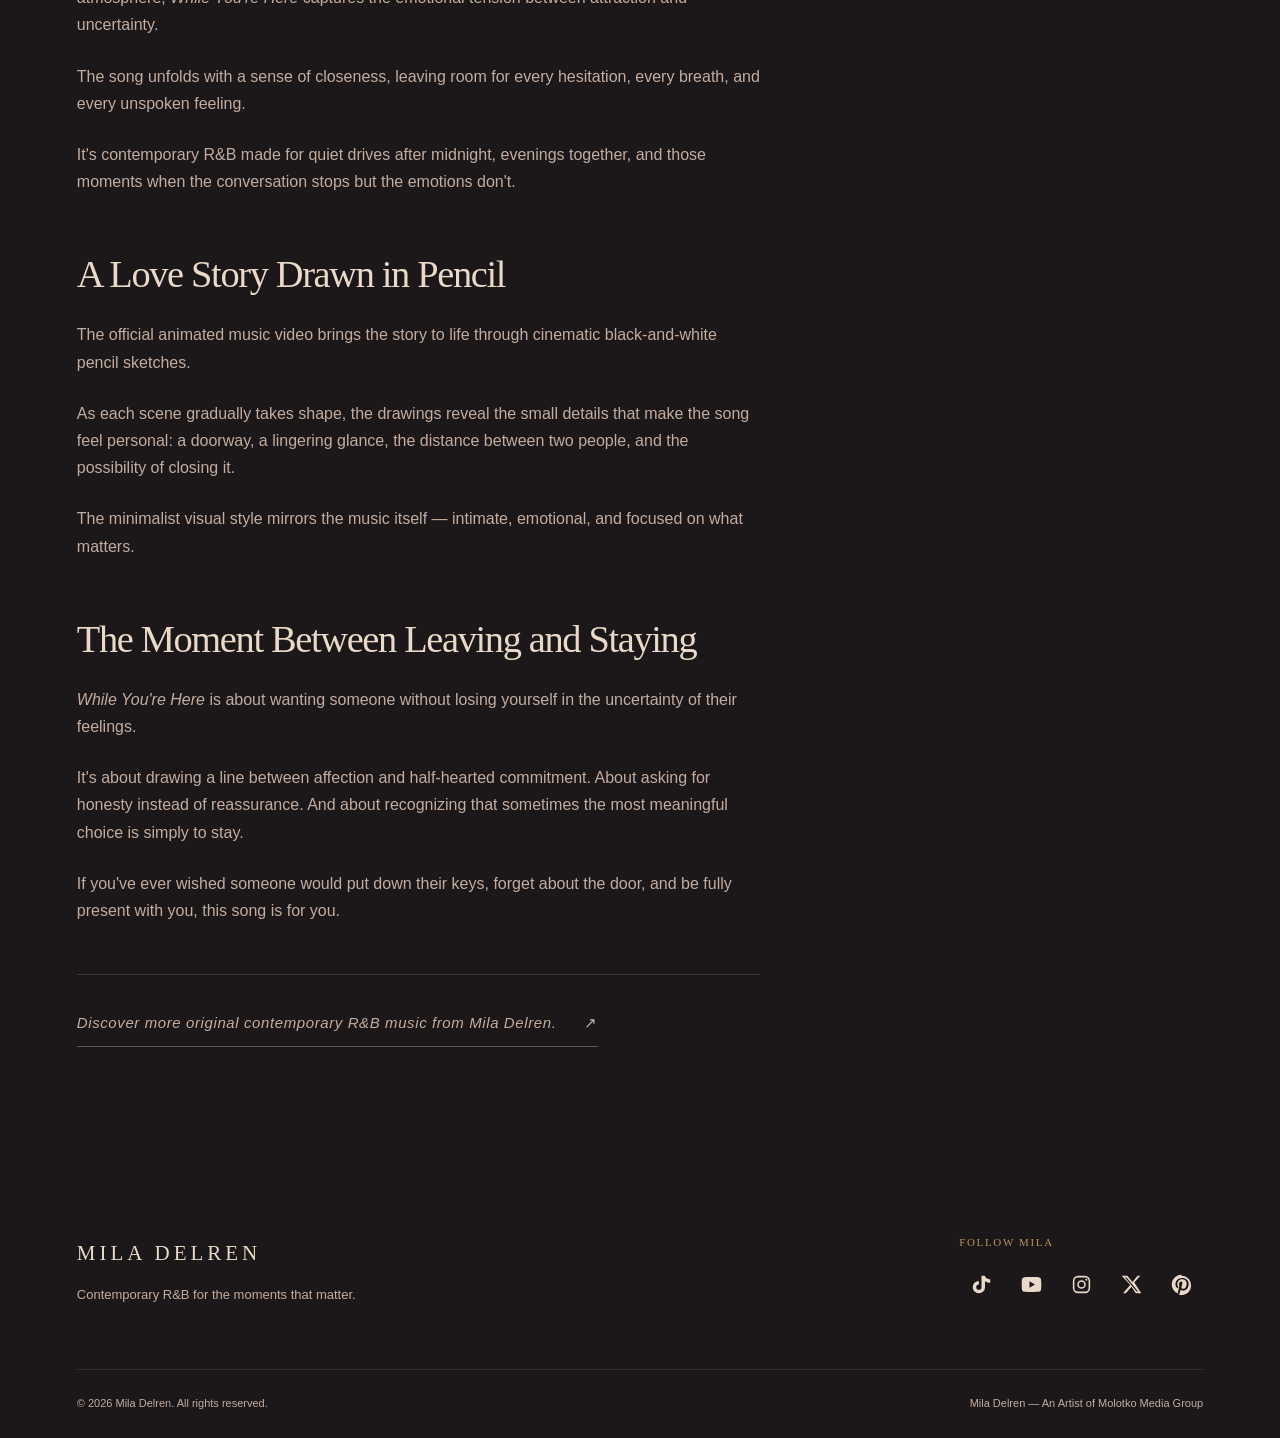
<file: releases/while-youre-here/index.html>
<!doctype html>
<html lang="en-US"><head><meta charset="utf-8"><meta name="viewport" content="width=device-width, initial-scale=1"><meta name="robots" content="index, follow, max-image-preview:large"><meta name="theme-color" content="#342321">
<title>While You&#x27;re Here – Mila Delren | Contemporary R&amp;B</title><meta name="description" content="Discover “While You&#x27;re Here” by Mila Delren, an intimate contemporary R&amp;B slow jam about love, hesitation, and the courage to ask someone to stay.">
<!-- PUBLIC-URL-START --><link rel="canonical" href="https://miladelren.com/releases/while-youre-here/"><meta property="og:url" content="https://miladelren.com/releases/while-youre-here/"><meta property="og:image" content="https://miladelren.com/assets/covers/while-youre-here.webp"><meta name="twitter:image" content="https://miladelren.com/assets/covers/while-youre-here.webp"><!-- PUBLIC-URL-END -->
<meta property="og:title" content="While You&#x27;re Here – Mila Delren | Contemporary R&amp;B"><meta property="og:description" content="Discover “While You&#x27;re Here” by Mila Delren, an intimate contemporary R&amp;B slow jam about love, hesitation, and the courage to ask someone to stay."><meta property="og:type" content="website"><meta property="og:site_name" content="Mila Delren"><meta property="og:locale" content="en_US"><meta property="og:image:alt" content="Cover of Mila Delren’s contemporary R&amp;B single While You&#x27;re Here, featuring her in warm evening light"><meta name="twitter:image:alt" content="Cover of Mila Delren’s contemporary R&amp;B single While You&#x27;re Here, featuring her in warm evening light"><meta name="twitter:card" content="summary_large_image"><meta name="twitter:title" content="While You&#x27;re Here – Mila Delren | Contemporary R&amp;B"><meta name="twitter:description" content="Discover “While You&#x27;re Here” by Mila Delren, an intimate contemporary R&amp;B slow jam about love, hesitation, and the courage to ask someone to stay.">
<link rel="icon" type="image/svg+xml" href="/assets/icons/favicon.svg"><link rel="stylesheet" href="/assets/css/styles.css?v=20261118-release-story-4"><script src="/assets/js/main.js" defer></script>
<script type="application/ld+json">{"@context": "https://schema.org", "@graph": [{"@type": "Person", "@id": "https://miladelren.com/#artist", "name": "Mila Delren", "description": "Contemporary R&B artist.", "sameAs": ["https://www.tiktok.com/@mila.delren", "https://www.youtube.com/@MilaDelren", "https://www.instagram.com/miladelren/", "https://x.com/MilaDelren", "https://www.pinterest.com/MilaDelren/"]}, {"@type": "Organization", "@id": "https://miladelren.com/#label", "name": "Molotko Media Group"}, {"@type": "WebSite", "@id": "https://miladelren.com/#website", "url": "https://miladelren.com/", "name": "Mila Delren Official Website", "inLanguage": "en-US", "about": {"@id": "https://miladelren.com/#artist"}}, {"@type": "WebPage", "@id": "https://miladelren.com/releases/while-youre-here/#webpage", "url": "https://miladelren.com/releases/while-youre-here/", "name": "While You're Here \u2013 Mila Delren | Contemporary R&B", "description": "Discover \u201cWhile You're Here\u201d by Mila Delren, an intimate contemporary R&B slow jam about love, hesitation, and the courage to ask someone to stay.", "isPartOf": {"@id": "https://miladelren.com/#website"}, "about": {"@id": "https://miladelren.com/#artist"}, "inLanguage": "en-US", "breadcrumb": {"@id": "https://miladelren.com/releases/while-youre-here/#breadcrumb"}, "mainEntity": {"@id": "https://miladelren.com/releases/while-youre-here/#recording"}}, {"@type": "BreadcrumbList", "@id": "https://miladelren.com/releases/while-youre-here/#breadcrumb", "itemListElement": [{"@type": "ListItem", "position": 1, "name": "Home", "item": "https://miladelren.com/"}, {"@type": "ListItem", "position": 2, "name": "Releases", "item": "https://miladelren.com/releases/"}, {"@type": "ListItem", "position": 3, "name": "While You're Here", "item": "https://miladelren.com/releases/while-youre-here/"}]}, {"@type": "MusicRecording", "@id": "https://miladelren.com/releases/while-youre-here/#recording", "url": "https://miladelren.com/releases/while-youre-here/", "name": "While You're Here", "byArtist": {"@id": "https://miladelren.com/#artist"}, "genre": ["Contemporary R&B", "Soul"], "description": "The debut single by Mila Delren, scheduled for November 27, 2026."}]}</script><!-- Google Tag Manager -->
<script async src="https://www.googletagmanager.com/gtm.js?id=GTM-N5C9SHR5"></script>
<script>
  window.dataLayer = window.dataLayer || [];
  function gtag(){dataLayer.push(arguments);}
  gtag('js', new Date());
</script>
<meta name="msvalidate.01" content="C53BC8A722B4CA1189AC6621F218E578" />
</head><body>
<a href="#main" class="skip">Skip to content</a><header class="header"><div class="wrap header-inner"><a class="wordmark" href="/" aria-label="Mila Delren home">MILA DELREN</a><button class="menu-toggle" type="button" aria-controls="navigation" aria-expanded="false">Menu +</button><nav id="navigation" class="nav" aria-label="Main navigation"><a href="/">Home</a><a href="/about/">About</a><a href="/releases/" aria-current="page">Releases</a></nav></div></header>
<main id="main"><section class="wrap release-detail"><div class="cover-wrap reveal"><img src="/assets/covers/while-youre-here.webp" alt="Cover of Mila Delren’s contemporary R&amp;B single While You&#x27;re Here, featuring her in warm evening light" width="1000" height="1000" class="" fetchpriority="high" decoding="async"></div><div class="reveal"><nav class="breadcrumb" aria-label="Breadcrumb"><a href="/">Home</a> <span aria-hidden="true">/</span> <a href="/releases/">Releases</a> <span aria-hidden="true">/</span> <span aria-current="page">While You're Here</span></nav><span class="eyebrow">Upcoming release</span><h1>While You're Here</h1><p class="artist">Mila Delren</p><p class="release-subtitle"><em>An intimate contemporary R&amp;B single by Mila Delren</em></p><p class="muted">The debut single · Coming <time datetime="2026-11-27">November 27, 2026</time>.</p><p class="quiet-note">Pre-save on Spotify and have the music waiting for you on release day.</p><a class="button" href="https://distrokid.com/hyperfollow/miladelren/while-youre-here" target="_blank" rel="noopener noreferrer">Pre-save on Spotify <span aria-hidden="true">↗</span></a></div></section><article class="wrap release-story" aria-label="The story behind While You're Here">
<div class="story-layout"><div class="story-copy">
<p class="story-opening"><strong>Some people leave before they ever walk out the door.</strong></p>
<p><em>While You're Here</em> is the debut single from Mila Delren — a soulful, late-night R&amp;B song about desire, vulnerability, and the quiet moments when love asks us to stop running.</p>
<p>A coat rests on a chair. Keys are still in his hand. He's standing by the door, caught somewhere between leaving and staying.</p>
<p>She doesn't need another beautiful promise about forever. She needs something more honest: his presence, right here, right now.</p>
<blockquote>“Put your coat on the chair. Take your hand off the door.”</blockquote>
<p>It's a simple request, but sometimes the hardest thing to give someone isn't love. It's the courage to stay.</p>
<section><h2>A Late-Night R&amp;B Slow Jam</h2>
<p>Built around warm, velvety female vocals, a smooth, understated groove, and an intimate atmosphere, <em>While You're Here</em> captures the emotional tension between attraction and uncertainty.</p>
<p>The song unfolds with a sense of closeness, leaving room for every hesitation, every breath, and every unspoken feeling.</p>
<p>It's contemporary R&amp;B made for quiet drives after midnight, evenings together, and those moments when the conversation stops but the emotions don't.</p></section>
<section><h2>A Love Story Drawn in Pencil</h2>
<p>The official animated music video brings the story to life through cinematic black-and-white pencil sketches.</p>
<p>As each scene gradually takes shape, the drawings reveal the small details that make the song feel personal: a doorway, a lingering glance, the distance between two people, and the possibility of closing it.</p>
<p>The minimalist visual style mirrors the music itself — intimate, emotional, and focused on what matters.</p></section>
<section><h2>The Moment Between Leaving and Staying</h2>
<p><em>While You're Here</em> is about wanting someone without losing yourself in the uncertainty of their feelings.</p>
<p>It's about drawing a line between affection and half-hearted commitment. About asking for honesty instead of reassurance. And about recognizing that sometimes the most meaningful choice is simply to stay.</p>
<p>If you've ever wished someone would put down their keys, forget about the door, and be fully present with you, this song is for you.</p></section>
<p class="story-discover"><a class="text-link" href="/releases/"><em>Discover more original contemporary R&amp;B music from Mila Delren.</em> <span aria-hidden="true">↗</span></a></p>
</div><aside class="story-facts" aria-label="Release information"><span class="eyebrow">The details</span><dl>
<div><dt>Artist</dt><dd>Mila Delren</dd></div><div><dt>Song</dt><dd>While You're Here</dd></div><div><dt>Genre</dt><dd>Contemporary R&amp;B / Soul</dd></div><div><dt>Release Date</dt><dd><time datetime="2026-11-27">November 27, 2026</time></dd></div><div><dt>Record Label</dt><dd>Molotko Media Group</dd></div>
</dl></aside></div></article></main>
<footer class="footer"><div class="wrap"><div class="footer-top"><div class="footer-brand"><a class="wordmark" href="/">MILA DELREN</a><p>Contemporary R&amp;B for the moments that matter.</p></div><div><h2 class="footer-title">Follow Mila</h2><div class="social-links" aria-label="Mila Delren social profiles"><a class="social" href="https://www.tiktok.com/@mila.delren" target="_blank" rel="noopener noreferrer" aria-label="Mila Delren on TikTok (opens in a new tab)" title="TikTok"><svg viewBox="0 0 24 24" aria-hidden="true" focusable="false"><path d="M16 2h-4v13a3 3 0 1 1-3-3V8a7 7 0 1 0 7 7V8c2 2 4 2 6 2V6c-3 0-6-2-6-4Z"/></svg></a><a class="social" href="https://www.youtube.com/@MilaDelren" target="_blank" rel="noopener noreferrer" aria-label="Mila Delren on YouTube (opens in a new tab)" title="YouTube"><svg viewBox="0 0 24 24" aria-hidden="true" focusable="false"><path d="M23 7s-.2-1.7-.9-2.4c-.9-.9-1.9-.9-2.3-1C16.6 3.4 12 3.4 12 3.4s-4.6 0-7.8.2c-.4.1-1.4.1-2.3 1C1.2 5.3 1 7 1 7S.8 9 .8 11v2c0 2 .2 4 .2 4s.2 1.7.9 2.4c.9.9 2.1.9 2.6 1 1.9.2 7.5.2 7.5.2s4.6 0 7.8-.2c.4-.1 1.4-.1 2.3-1 .7-.7.9-2.4.9-2.4s.2-2 .2-4v-2c0-2-.2-4-.2-4ZM9.7 15.6V8.4l6.2 3.6-6.2 3.6Z"/></svg></a><a class="social" href="https://www.instagram.com/miladelren/" target="_blank" rel="noopener noreferrer" aria-label="Mila Delren on Instagram (opens in a new tab)" title="Instagram"><svg viewBox="0 0 24 24" aria-hidden="true" focusable="false"><rect x="3" y="3" width="18" height="18" rx="5" fill="none" stroke="currentColor" stroke-width="1.8"/><circle cx="12" cy="12" r="4" fill="none" stroke="currentColor" stroke-width="1.8"/><circle cx="17.5" cy="6.5" r="1.2"/></svg></a><a class="social" href="https://x.com/MilaDelren" target="_blank" rel="noopener noreferrer" aria-label="Mila Delren on X (opens in a new tab)" title="X"><svg viewBox="0 0 24 24" aria-hidden="true" focusable="false"><path d="M18.9 2H22l-6.8 7.8L23.2 22h-6.3L12 14.6 5.5 22H2.3l8.2-9.4L.8 2h6.5l5.8 7.1L18.9 2ZM17.8 20h1.7L6.3 3.9H4.5L17.8 20Z"/></svg></a><a class="social" href="https://www.pinterest.com/MilaDelren/" target="_blank" rel="noopener noreferrer" aria-label="Mila Delren on Pinterest (opens in a new tab)" title="Pinterest"><svg viewBox="0 0 24 24" aria-hidden="true" focusable="false"><path d="M12 1a11 11 0 0 0-4 21.3c0-.9 0-2 .2-3l1.4-5.9s-.4-.7-.4-1.8c0-1.7 1-3 2.3-3 1.1 0 1.6.8 1.6 1.8 0 1.1-.7 2.7-1.1 4.2-.3 1.3.6 2.3 1.9 2.3 2.3 0 4-2.4 4-5.8 0-3-2.1-5-5.1-5-3.5 0-5.6 2.6-5.6 5.3 0 1.1.4 2.3.9 2.9.1.1.1.3.1.5l-.3 1.1c0 .2-.2.3-.5.2-1.4-.7-2.3-2.7-2.3-4.4 0-3.6 2.7-7 7.8-7 4.1 0 7.3 2.9 7.3 6.8 0 4.1-2.6 7.5-6.2 7.5-1.2 0-2.4-.7-2.8-1.4l-.8 3c-.3 1.1-1 2.2-1.4 3a11 11 0 1 0 3-21.6Z"/></svg></a></div></div></div><div class="footer-bottom"><span>© <span data-year>2026</span> Mila Delren. All rights reserved.</span><span>Mila Delren — An Artist of Molotko Media Group</span></div></div></footer></body></html>
</file>
<file: assets/css/styles.css>
:root{--burgundy:#512730;--chocolate:#342321;--taupe:#A58A7D;--cream:#E8D9C8;--gold:#B99361;--charcoal:#222022;--bg:#1c1718;--page-gutter:clamp(24px,6vw,96px);--serif:Georgia,'Times New Roman',serif;--sans:Arial,Helvetica,sans-serif}*{box-sizing:border-box}html{scroll-behavior:smooth;scroll-padding-top:100px}body{margin:0;background:var(--bg);color:var(--cream);font:16px/1.7 var(--sans)}a{color:inherit;text-decoration:none}button{font:inherit}img{display:block;max-width:100%;height:auto}button,a{-webkit-tap-highlight-color:transparent}a:focus-visible,button:focus-visible{outline:2px solid var(--gold);outline-offset:6px}::selection{background:var(--burgundy);color:var(--cream)}.wrap{width:min(1280px,calc(100% - var(--page-gutter) - var(--page-gutter)));margin-inline:auto}.skip{position:fixed;top:-100px;left:20px;z-index:100;background:var(--cream);color:var(--bg);padding:12px}.skip:focus{top:10px}.header{position:absolute;top:0;left:0;width:100%;z-index:20;border-bottom:1px solid #e8d9c829}.header-inner{display:flex;align-items:center;justify-content:space-between;min-height:96px;gap:20px}.wordmark{font-family:var(--serif);letter-spacing:.19em;font-size:21px;white-space:nowrap}.nav{display:flex;gap:36px;align-items:center}.nav a{font-size:12px;letter-spacing:.12em;padding:12px 0;position:relative}.nav a:after{content:'';position:absolute;height:1px;background:var(--gold);bottom:4px;left:0;width:0;transition:width .3s}.nav a:hover:after,.nav a[aria-current]:after{width:100%}.nav .follow{border-left:1px solid #e8d9c83b;padding-left:30px}.menu-toggle{display:none;color:var(--cream);border:1px solid #a58a7d66;background:transparent;padding:9px 14px}.eyebrow{display:block;text-transform:uppercase;letter-spacing:.22em;font-size:11px;color:#d2b392;margin:0 0 24px}.hero{min-height:850px;min-height: min(900px,100svh);position:relative;isolation:isolate;display:flex;align-items:center;overflow:hidden;background:#18090e}.hero-image{position:absolute;inset:0;width:100%;height:100%;object-fit:cover;object-position:center;z-index:-3;opacity:.78}.hero:after{content:'';position:absolute;inset:0;background:linear-gradient(90deg,#180e13e8 0%,#180e13a6 38%,#180e1308 75%),linear-gradient(0deg,#1c1718,transparent 30%);z-index:-1}.hero-copy{padding-top:100px;padding-bottom:100px;min-width:0}.hero h1{font:clamp(65px,8.9vw,142px)/.89 var(--serif);letter-spacing:-.055em;margin:30px 0;max-width:700px;font-weight:400}.hero h1 span{display:block}.hero .intro{font:italic clamp(21px,2.1vw,29px)/1.5 var(--serif);max-width:440px;color:#e0cbbc}.hero .eyebrow:before{content:'';display:inline-block;width:36px;height:1px;background:var(--gold);vertical-align:middle;margin-right:15px}.actions{display:flex;gap:28px;align-items:center;flex-wrap:wrap;margin-top:34px}.button{display:inline-flex;gap:28px;align-items:center;justify-content:center;min-height:50px;padding:13px 24px;background:var(--cream);color:var(--chocolate);font-size:12px;letter-spacing:.04em;border:1px solid var(--cream);transition:background .3s,transform .3s}.button:hover{background:var(--gold);border-color:var(--gold);transform:translateY(-2px)}.text-link{font-size:12px;letter-spacing:.04em;border-bottom:1px solid #a58a7d88;padding:10px 0;display:inline-flex;gap:28px;align-items:center}.text-link:hover{color:#d6b88f;border-color:var(--gold)}.hero-bottom{position:absolute;bottom:30px;left:max(var(--page-gutter),calc((100% - 1280px)/2));right:max(var(--page-gutter),calc((100% - 1280px)/2));display:flex;justify-content:space-between;font-size:10px;letter-spacing:.2em;text-transform:uppercase;color:#d1b9a9}.section{padding:110px 0}.section-head{display:flex;justify-content:space-between;gap:30px;align-items:end;margin-bottom:44px}h1,h2,h3{font-family:var(--serif);font-weight:400}h2{font-size:clamp(38px,4.4vw,66px);line-height:1.1;letter-spacing:-.035em;margin:0}h3{font-size:30px;line-height:1.2;margin:16px 0}p{max-width:620px}.muted{color:#c3ada0}.featured{display:grid;grid-template-columns:1fr 1fr;gap:8%;align-items:center}.cover-wrap{position:relative}.cover-wrap:before{content:'';position:absolute;inset:18px -18px -18px 18px;border:1px solid #b9936155;z-index:-1}.cover-wrap img{width:100%;aspect-ratio:1;object-fit:cover}.featured h2{font-size:clamp(46px,5.5vw,82px);font-style:italic}.featured .status{margin:25px 0;font-size:11px;letter-spacing:.09em;color:#c3ada0}.section-number{font-size:11px;color:var(--gold);letter-spacing:.16em}.about-strip{background:var(--cream);color:var(--chocolate)}.about-grid{display:grid;grid-template-columns:1fr 1.1fr;gap:10%;align-items:center}.about-art img{width:100%;max-height:630px;object-fit:cover;object-position:center}.about-strip .eyebrow{color:#704a38}.about-strip .muted{color:#6b5148}.about-grid h2{font-style:italic}.about-grid p{margin-top:28px}.cards{display:grid;grid-template-columns:1fr 1fr;gap:42px}.card{min-width:0}.card-art{overflow:hidden;background:var(--chocolate)}.card-art img{width:100%;aspect-ratio:1;object-fit:cover;transition:transform .7s}.card:hover .card-art img{transform:scale(1.035)}.card-meta{display:flex;justify-content:space-between;gap:20px;align-items:start}.card-meta h3{font-size:clamp(26px,3vw,39px)}.card .arrow{font-size:25px;margin-top:16px;color:var(--gold)}.card p{margin:0;color:#c3ada0;font-size:14px}.card .eyebrow{margin-top:20px;margin-bottom:0;font-size:10px}.quiet-note{font-size:12px;color:#c3ada0;margin-top:28px}.closing{position:relative;text-align:center;padding:105px var(--page-gutter);background:linear-gradient(#27111866,#27111899),url('../images/satin.webp') center/cover}.closing h2{font-style:italic;font-size:clamp(45px,6vw,83px)}.closing p{margin:22px auto}.closing .text-link{margin-top:10px}.footer{padding:65px 0 25px}.footer-top{display:grid;grid-template-columns:2fr 1fr 1fr;gap:40px;padding-bottom:50px}.footer p{color:#c3ada0;font-size:13px}.footer-title{font-size:11px;text-transform:uppercase;letter-spacing:.15em;margin:0 0 15px;color:var(--gold)}.footer-links{display:flex;flex-direction:column;gap:9px;font-size:13px}.social{display:flex;align-items:center;gap:10px}.social svg{width:18px;height:18px;fill:currentColor}.footer-bottom{border-top:1px solid #a58a7d33;padding-top:24px;display:flex;justify-content:space-between;gap:20px;font-size:11px;color:#c3ada0}.page-intro{padding:165px 0 65px}.page-intro h1{font-size:clamp(56px,8vw,105px);line-height:1.05;letter-spacing:-.04em;margin:20px 0}.page-intro p{color:#c3ada0;max-width:590px}.breadcrumb{font-size:11px;color:#c3ada0;display:flex;flex-wrap:wrap;gap:10px;margin-bottom:30px}.page-content{padding:0 0 100px}.about-lead{display:grid;grid-template-columns:1fr 1fr;gap:8%;align-items:start}.about-copy h2{font-size:42px;margin-top:45px}.about-copy h2:first-child{margin-top:0}.about-copy p{color:#c3ada0}.pullquote{padding:75px 0;border-top:1px solid #a58a7d44;border-bottom:1px solid #a58a7d44;margin-top:80px;text-align:center;font:italic clamp(30px,4vw,54px)/1.35 var(--serif)}.release-detail{display:grid;grid-template-columns:1fr 1fr;gap:8%;align-items:center;padding:170px 0 90px}.release-detail h1{font-size:clamp(48px,6vw,85px);line-height:1.04;letter-spacing:-.04em;margin:22px 0}.release-detail .artist{font-size:14px;letter-spacing:.1em;text-transform:uppercase}.detail-notes{display:grid;grid-template-columns:1fr 1fr;gap:8%;border-top:1px solid #a58a7d44;padding:65px 0 80px}.detail-notes h2{font-size:34px}.detail-notes p{color:#c3ada0}.detail-list{padding:0;list-style:none;color:#c3ada0;font-size:14px}.detail-list li{padding:12px 0;border-bottom:1px solid #a58a7d33}.detail-list strong{color:var(--cream);font-weight:400}.other-release{padding:32px 0;border-top:1px solid #a58a7d44;display:flex;justify-content:space-between;gap:25px;align-items:center}.other-release h2{font-size:30px}.art-caption{font-size:11px;color:#c3ada0;margin-top:15px}.reveal.is-visible{animation:rise .7s both;animation-delay:var(--delay,0ms)}@keyframes rise{from{opacity:.1;transform:translateY(22px)}to{opacity:1;transform:translateY(0)}}.hero-copy h1{animation:rise .8s both}.hero-copy .intro{animation:rise .8s .1s both}.menu-open{overflow:hidden}body.error-page .page-intro{min-height:65vh}@media(min-width:1600px){.hero-image{object-position:center 40%}}@media(max-width:900px){.hero{min-height:780px}.hero-image{object-position:60% center}.hero:after{background:linear-gradient(90deg,#180e13ed,#180e1380 70%),linear-gradient(0deg,#1c1718,transparent 35%)}.featured,.about-grid,.about-lead,.release-detail{gap:6%}.section{padding:80px 0}.wordmark{font-size:17px}.nav{gap:22px}.nav .follow{display:none}.cards{gap:25px}.footer-top{grid-template-columns:1.5fr 1fr 1fr}}@media(max-width:600px){.header-inner{min-height:78px;flex-wrap:wrap;gap:0}.nav{width:100%;justify-content:space-between;padding:0 0 12px;gap:15px}.nav a{font-size:11px}.has-menu .menu-toggle{display:block}.has-menu .header-inner{flex-wrap:nowrap}.has-menu .nav{visibility:hidden;opacity:0;position:fixed;inset:78px 0 auto;background:#24191c;display:flex;flex-direction:column;align-items:stretch;padding:25px var(--page-gutter) 35px;transform:translateY(-8px);transition:opacity .3s,transform .3s,visibility .3s;box-shadow:0 30px 60px #0008}.has-menu .nav a{font-size:20px;padding:14px}.has-menu .nav.is-open{visibility:visible;opacity:1;transform:translateY(0)}.hero{min-height:760px;min-height:100svh}.hero-copy{padding-top:170px;padding-bottom:130px}.hero h1{font-size:clamp(64px,16vw,100px)}.hero .intro{font-size:23px;max-width:290px}.hero-image{object-position:48% center;opacity:.57}.hero-bottom{font-size:8px;letter-spacing:.12em;gap:20px;bottom:25px}.hero-bottom span:last-child{display:none}.actions{gap:22px}.button{padding:13px 19px;gap:20px}.section{padding:64px 0}.section-head{align-items:start;flex-direction:column;gap:18px;margin-bottom:30px}.featured,.about-grid,.about-lead,.release-detail,.detail-notes{grid-template-columns:1fr;gap:45px}.featured .cover-wrap{margin-right:15px;margin-bottom:12px}.featured h2{font-size:53px}.about-art{max-width:420px}.cards{grid-template-columns:1fr;gap:42px}.card-meta h3{font-size:32px}.footer-top{grid-template-columns:1fr 1fr;gap:30px}.footer-brand{grid-column:1/-1}.footer-bottom{flex-direction:column;gap:10px}.closing{padding:75px var(--page-gutter)}.page-intro{padding-top:155px;padding-bottom:40px}.page-intro h1{font-size:56px;overflow-wrap:break-word}.release-detail{padding-top:150px}.release-detail .cover-wrap{order:2}.release-detail h1{font-size:59px;overflow-wrap:break-word}.other-release{align-items:start;flex-direction:column}.pullquote{padding:45px 0;margin-top:50px}}@media(prefers-reduced-motion:reduce){html{scroll-behavior:auto}*,*:before,*:after{animation:none!important;transition:none!important}}

/* Social destinations: accessible icon-only links in a single row. */
.footer .social-links{display:flex;flex-direction:row;align-items:center;justify-content:flex-start;gap:6px;flex-wrap:nowrap}
.social-links .social{display:inline-flex;align-items:center;justify-content:center;width:44px;height:44px;flex:0 0 44px;color:var(--cream);transition:color .3s,transform .3s}
.social-links .social:hover{color:var(--gold);transform:translateY(-2px)}
.social-links .social svg{width:21px;height:21px}
@media(max-width:600px){.footer-top>div:last-child{grid-column:1/-1}}

/* Footer: artist identity and social links only. */
.footer-top{grid-template-columns:minmax(0,1fr) auto}
@media(max-width:600px){.footer-top{grid-template-columns:1fr}}

/* Editorial song story: comfortable reading measure and a quiet facts column. */
.release-subtitle{font:italic 22px/1.5 var(--serif);color:var(--cream)}
.release-story{border-top:1px solid #a58a7d44;padding-block:70px 100px}
.story-layout{display:grid;grid-template-columns:minmax(0,2fr) minmax(220px,1fr);gap:9%;align-items:start}
.story-copy{max-width:700px;min-width:0;color:#c3ada0}
.story-copy p{max-width:none;margin-block:0 24px}
.story-copy .story-opening{font:400 clamp(27px,3vw,36px)/1.4 var(--serif);color:var(--cream)}
.story-opening strong{font-weight:400}
.story-copy section{margin-top:56px}
.story-copy h2{font-size:clamp(30px,3vw,43px);color:var(--cream);margin-bottom:24px;line-height:1.2}
.story-copy blockquote{margin:40px 0;padding:5px 0 5px 25px;border-left:1px solid var(--gold);font:italic clamp(26px,3vw,35px)/1.45 var(--serif);color:var(--cream)}
.story-facts{border-top:1px solid var(--gold);padding-top:25px;min-width:0}
.story-facts dl{margin:0}.story-facts dl>div{padding:15px 0;border-bottom:1px solid #a58a7d33}
.story-facts dt{font-size:10px;letter-spacing:.14em;text-transform:uppercase;color:#c3ada0;margin-bottom:5px}
.story-facts dd{margin:0;font-size:14px;overflow-wrap:anywhere}
.story-copy .story-discover{margin-top:50px;padding-top:25px;border-top:1px solid #a58a7d44}
.story-discover .text-link{font-size:15px;align-items:flex-start}
@media(max-width:768px){.story-layout{grid-template-columns:minmax(0,1fr);gap:45px}.release-story{padding-block:45px 65px}.story-facts{max-width:700px}.story-copy section{margin-top:40px}}

/* About: a portrait-led editorial with clearly separated chapters. */
.about-page .page-intro{padding-bottom:40px}
.about-page .about-tagline{font:italic clamp(24px,3vw,35px)/1.45 var(--serif);color:var(--cream);max-width:800px}
.about-editorial{padding-bottom:100px}
.about-opening{font:clamp(23px,2.6vw,33px)/1.5 var(--serif);max-width:850px;margin:0 0 50px}
.about-portrait{width:100%;max-width:none;margin:0 0 55px}
.about-portrait img{width:100%;height:auto}
.about-introduction{max-width:700px;margin:0 auto 80px;color:#c3ada0}
.about-introduction p{max-width:none}
.about-chapter{display:grid;grid-template-columns:minmax(0,1fr) minmax(0,1.2fr);gap:9%;padding:65px 0;border-top:1px solid #b9936170}
.about-chapter h2{font-size:clamp(34px,3.6vw,51px);line-height:1.15;max-width:460px}
.chapter-copy{min-width:0;color:#c3ada0}.chapter-copy p{margin-top:0;margin-bottom:24px;max-width:none}.chapter-copy p:last-child{margin-bottom:0}
.about-invitation .button{margin-top:12px}
@media(max-width:768px){.about-chapter{grid-template-columns:minmax(0,1fr);gap:28px;padding:42px 0}.about-opening{margin-bottom:32px}.about-portrait{margin-bottom:35px}.about-introduction{margin-bottom:45px}.about-editorial{padding-bottom:60px}}

/* Home introduction and hero copy retain the shared safe page gutters. */
.hero-description{max-width:430px;color:#e0cbbc;font-size:15px;line-height:1.75}
.hero .intro em{font-style:inherit}
.home-feeling{display:grid;grid-template-columns:minmax(0,1fr) minmax(0,1fr);gap:8%;align-items:start}
.home-feeling h2{font-style:italic}
.feeling-copy{min-width:0;color:#c3ada0}
.feeling-copy p{margin-top:0;margin-bottom:24px}
.feeling-copy .feeling-lead{font:26px/1.5 var(--serif);color:var(--cream)}
.home-featured{border-top:1px solid #b9936144}
@media(max-width:600px){.home-feeling{grid-template-columns:minmax(0,1fr);gap:30px}.hero-description{max-width:310px;font-size:14px}.hero-copy{padding-bottom:150px}.hero .intro{max-width:310px}}

/* Release collection: editorial introduction and a full-width song presentation. */
.releases-page .page-intro{padding-bottom:55px}
.releases-page .releases-tagline{font:italic clamp(24px,3vw,35px)/1.45 var(--serif);max-width:820px;color:var(--cream)}
.releases-intro-copy{max-width:740px}
.releases-intro-copy p{max-width:none}
.releases-discover{border-top:1px solid #b9936144;padding-top:65px}
.release-catalog-entry h3{font-size:clamp(40px,5vw,68px);font-style:italic;letter-spacing:-.035em;margin:15px 0 25px}
.release-catalog-lead{font:24px/1.45 var(--serif)}
.releases-closing{padding-inline:0}
.releases-closing h2{font-size:clamp(40px,5.5vw,75px)}
.releases-closing .more-stories-tagline{font:italic clamp(21px,2.3vw,28px)/1.5 var(--serif);max-width:720px}
@media(max-width:600px){.releases-discover{padding-top:45px}.release-catalog-entry .cover-wrap{margin-right:15px}.release-catalog-entry h3{font-size:45px}}
</file>
